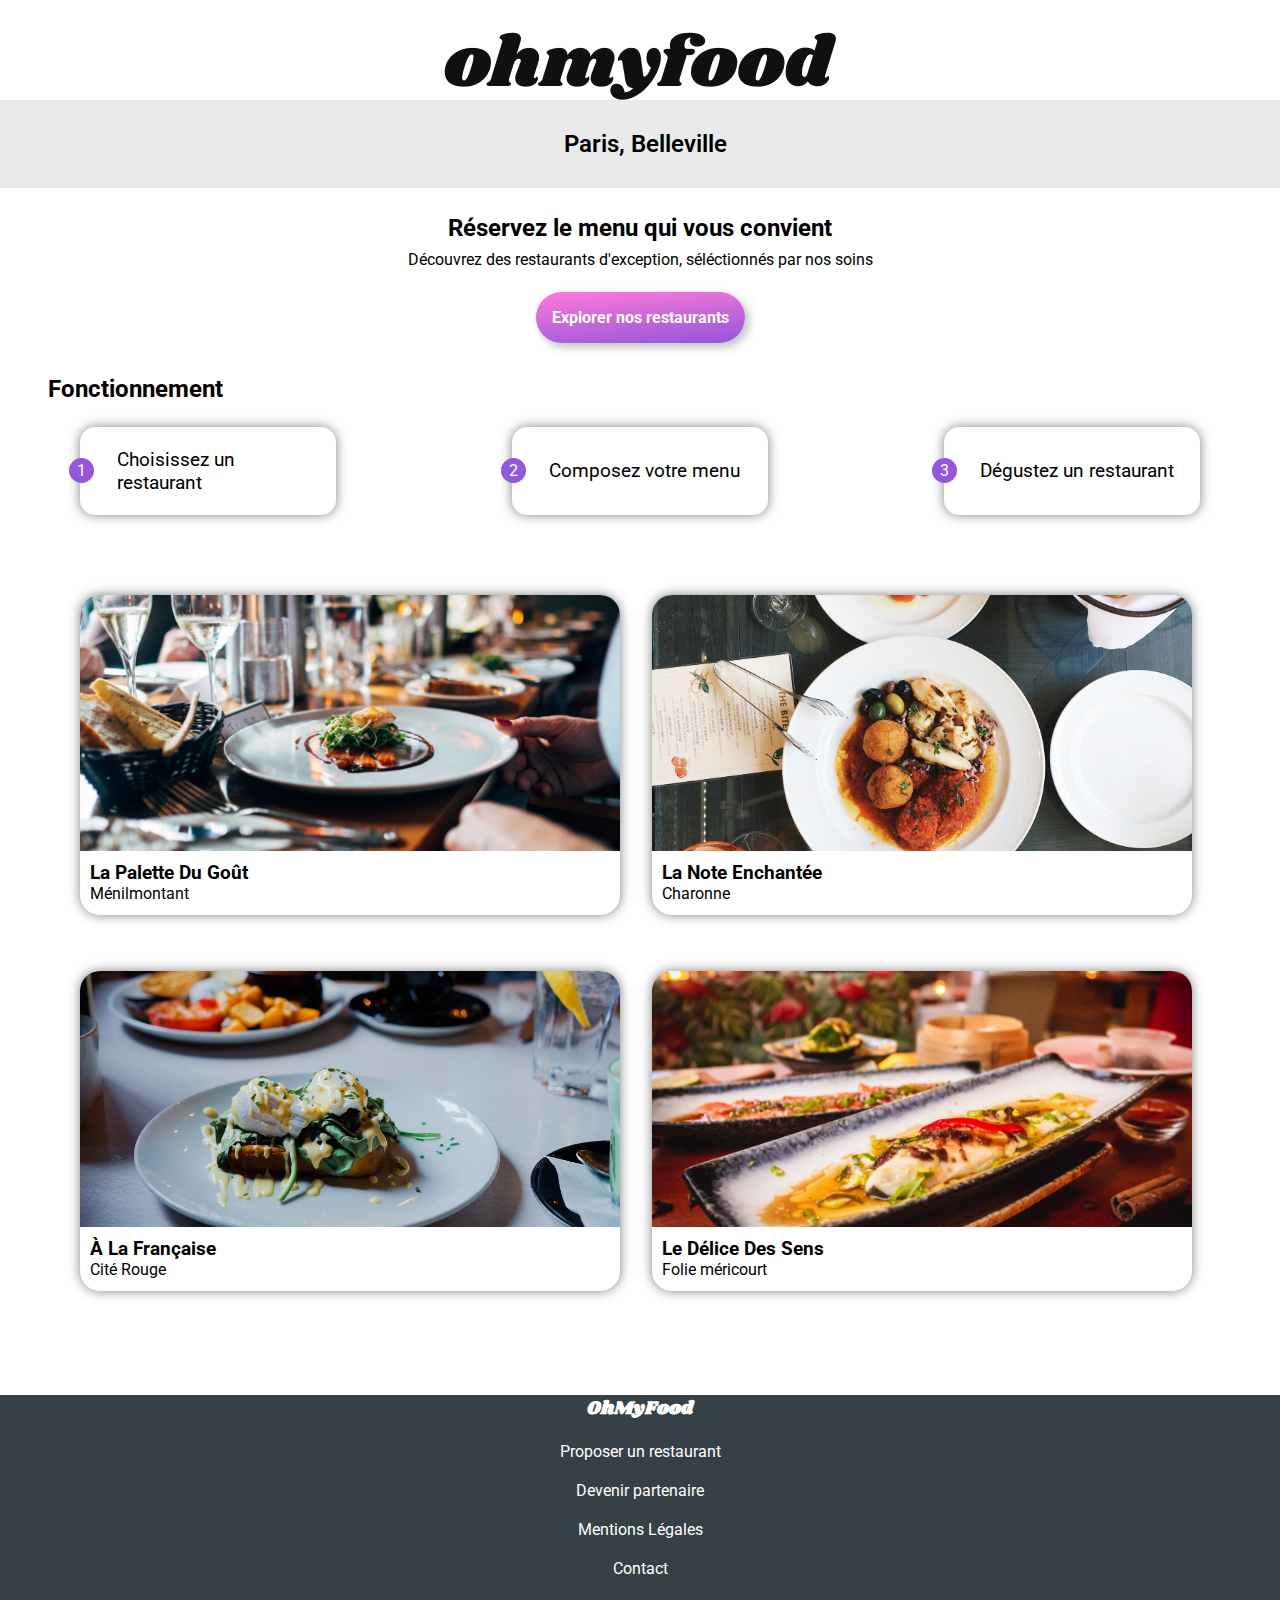
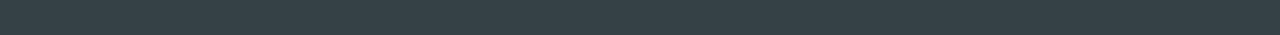
<file: index.html>
<!DOCTYPE html>
<html lang="en">
<head>
    <meta charset="UTF-8">
    <meta http-equiv="X-UA-Compatible" content="IE=edge">
    <meta name="viewport" content="width=device-width, initial-scale=1.0">
    <link rel="stylesheet" href="https://cdnjs.cloudflare.com/ajax/libs/font-awesome/6.3.0/css/all.min.css" integrity="sha512-SzlrxWUlpfuzQ+pcUCosxcglQRNAq/DZjVsC0lE40xsADsfeQoEypE+enwcOiGjk/bSuGGKHEyjSoQ1zVisanQ==" crossorigin="anonymous" referrerpolicy="no-referrer">
    <link rel="preconnect" href="https://fonts.googleapis.com">
    <link rel="preconnect" href="https://fonts.gstatic.com" crossorigin>
    <link rel="preconnect" href="https://fonts.googleapis.com">
    <link rel="preconnect" href="https://fonts.gstatic.com" crossorigin>
    <link href="https://fonts.googleapis.com/css2?family=Shrikhand&display=swap" rel="stylesheet">
    <link href="https://fonts.googleapis.com/css2?family=Roboto&display=swap" rel="stylesheet">
    <link rel="stylesheet" href="style.css">
    <title>OhMyFood</title>
</head>
<body>
    <div class="loader">
        <div class="loaderspinner loaderspinner--hidden"></div>
    </div>
    <header>
        <div class="header__logo">
            <img src="image/logo.png" alt="logo" class="header__logo__element">
        </div>
        <div class="location">
            <i class="fa-solid fa-location-dot"></i>
            <span class="location__city"> Paris, Belleville</span>
        </div>
        <div class="explorer">
            <div class="explorer__element">
                <div class="explorer__element__text">
                    <h2 class="explorer__title">Réservez le menu qui vous convient</h2>
                    <p>Découvrez des restaurants d'exception, séléctionnés par nos soins</p>
                </div>
                <!--JE VEUX QUE CA DESCENDE<a href="restaurants">-->
                <div class="explorer__element__btn">
                    <a href="#restaurants" class="explorer__button">Explorer nos restaurants</a>
                </div>
                <!--</a>-->
            </div>
        </div>
    </header>
    <main>
        <section class="functionality">
            <h2 class="functionality__title">Fonctionnement</h2>
            <div class="functionality__block">
                <div class="functionality__block__option">
                    <span>1</span>
                    <i class="fas fa-mobile-alt"></i>
                    <p>Choisissez un restaurant</p>
                </div>
                <div class="functionality__block__option">
                    <span>2</span>
                    <i class="fas fa-list"></i>
                    <p>Composez votre menu</p>
                </div>
                <div class="functionality__block__option">
                    <span>3</span>
                    <i class="fas fa-store"></i>
                    <p>Dégustez un restaurant</p>
                </div>
            </div>
        </section>
        <section class="restaurants" id="restaurants">
            <div class="restaurants__card">
                <div class="restaurants__card__element">
                    <a href="LaPaletteDuGoût.html">
                        <div class="card__image">
                            <img class="card__img" src="image/restaurant/lpdg.jpg" alt="Restaurant Ménilmontant">
                        </div>
                        <div class="card__caption">
                            <div class="card__caption__text">
                                <h3>La Palette Du Goût</h3>
                                <p>Ménilmontant</p>
                            </div>
                            <div class="card__caption__like">
                                    <i class="far fa-heart empty"></i>
                                    <i class="far fa-heart fa-solid full"></i>
                            </div>
                        </div>
                    </a>
                </div>
                <div class="restaurants__card__element">
                    <a href="LaNoteEnchantée.html">
                        <div class="card__image">
                            <img class="card__img" src="image/restaurant/lne.jpg" alt="Restaurant Ménilmontant">
                        </div>
                        <div class="card__caption">
                            <div class="card__caption__text">
                                <h3>La Note Enchantée</h3>
                                <p>Charonne</p>
                            </div>
                            <div class="card__caption__like">
                                    <i class="far fa-heart empty"></i>
                                    <i class="far fa-heart fa-solid full"></i>
                            </div>
                        </div>
                    </a>
                </div>
                <div class="restaurants__card__element">
                    <a href="ALaFrançaise.html">
                        <div class="card__image">
                            <img class="card__img" src="image/restaurant/alfr.jpg" alt="Restaurant Ménilmontant">
                        </div>
                        <div class="card__caption">
                            <div class="card__caption__text">
                                <h3>À La Française</h3>
                                <p>Cité Rouge</p>
                            </div>
                            <div class="card__caption__like">
                                    <i class="far fa-heart empty"></i>
                                    <i class="far fa-heart fa-solid full"></i>
                            </div>
                        </div>
                    </a>
                </div>
                <div class="restaurants__card__element">
                    <a href="LeDéliceDesSens.html">
                        <div class="card__image">
                            <img class="card__img" src="image/restaurant/ldds.jpg" alt="Restaurant Ménilmontant">
                        </div>
                        <div class="card__caption">
                            <div class="card__capption__text">
                                <h3>Le Délice Des Sens</h3>
                                <p>Folie méricourt</p>                                
                            </div>
                            <div class="card__caption__like">
                                <span class="heart">
                                    <i class="far fa-heart empty"></i>
                                    <i class="far fa-heart fa-solid full"></i>     
                                </span>
                            </div>
                        </div>
                    </a>
                </div>
            </div>
        </section>
    </main>
    <footer>
        <section class="footer">
            <div class="footer__element">
                <h3 class="footer__element__title">OhMyFood</h3>
                <div class="footer__ul">
                    <div class="footer__li"><i class="fas fa-utensils"></i>  Proposer un restaurant</div>
                    <div class="footer__li"><i class="fas fa-hands-helping"></i>  Devenir partenaire</div>
                    <div class="footer__li">Mentions Légales</div>
                    <div class="footer__li">Contact</div>
                </div>
            </div>
        </section>
    </footer>
</body>
</html>
</file>
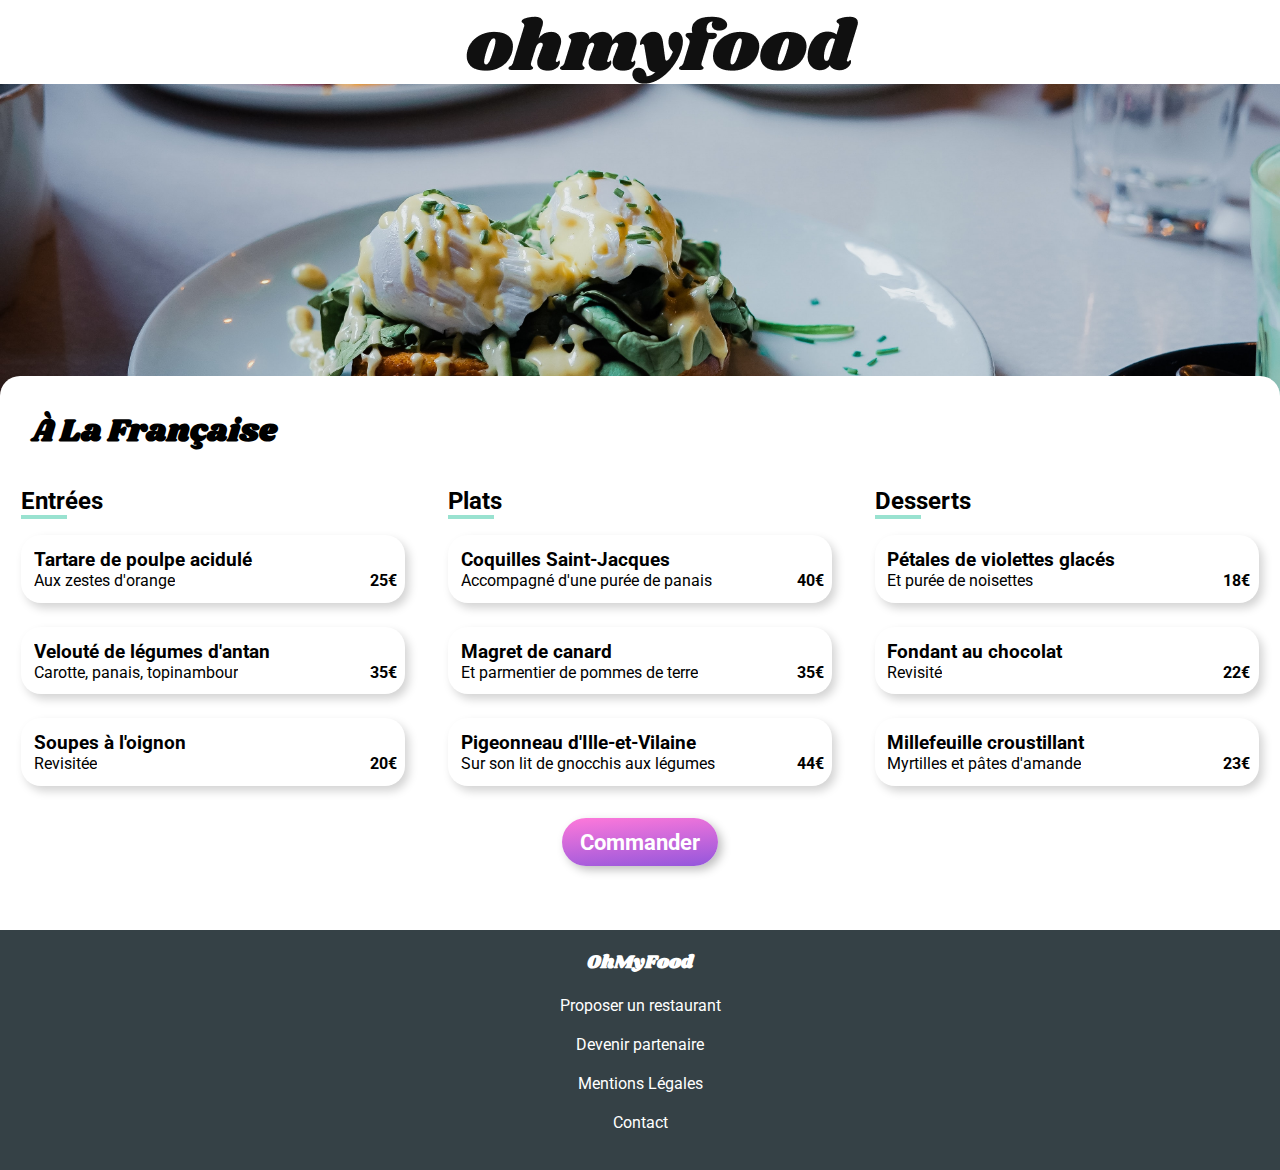
<file: ALaFrançaise.html>
<!DOCTYPE html>
<html lang="en">
<head>
    <meta charset="UTF-8">
    <meta http-equiv="X-UA-Compatible" content="IE=edge">
    <meta name="viewport" content="width=device-width, initial-scale=1.0">
    <link rel="stylesheet" href="https://cdnjs.cloudflare.com/ajax/libs/font-awesome/6.3.0/css/all.min.css" integrity="sha512-SzlrxWUlpfuzQ+pcUCosxcglQRNAq/DZjVsC0lE40xsADsfeQoEypE+enwcOiGjk/bSuGGKHEyjSoQ1zVisanQ==" crossorigin="anonymous" referrerpolicy="no-referrer">
    <link rel="preconnect" href="https://fonts.googleapis.com">
    <link rel="preconnect" href="https://fonts.gstatic.com" crossorigin>
    <link rel="preconnect" href="https://fonts.googleapis.com">
    <link rel="preconnect" href="https://fonts.gstatic.com" crossorigin>
    <link href="https://fonts.googleapis.com/css2?family=Shrikhand&display=swap" rel="stylesheet">
    <link href="https://fonts.googleapis.com/css2?family=Roboto&display=swap" rel="stylesheet">
    <link rel="stylesheet" href="ALaFrançaise.css">
    <title>A La Française</title>
</head>
<body>
    <header>
        <div class="header__logo">
            <div class="header__logo__element">
                <a href="index.html">
                    <i class='fas fa-arrow-left arrow'></i>
                </a>
                <img src="image/logo.png" alt="logo">
            </div>
        </div>
        <div class="header__background">
            <img src="image/restaurant/alfr.jpg" class="header__background__img" alt="restaurant à la française">
        </div>
    </header>
    <main>
        <section class="bigheader">
            <div class="bigheader__element">
                <h1> À La Française </h1>
                <div class="bigheader__btn">
                    <i class="far fa-heart empty"></i>
                    <i class="far fa-heart fa-solid full"></i>
                </div>
            </div>
        </section>
        <section class="menu">
 <!-- !!!!!!!!!!!!!!!!!! DIV DES ENTREE !!!!!!!!!!!!!!!!!!!!!-->
            <div class="menu__carte">
                <div class="menu__carte__title">
                    <h2>Entrées</h2>
                    <div class="carte__title__underline"></div>
                </div>
                <div class="menu__carte__element one">
                        <div class="card">
                            <div class="card__description">
                                <h4>Tartare de poulpe acidulé</h4>
                                <div class="card__description__element">
                                    <p class="card__description__element__composant">Aux zestes d'orange</p>
                                    <span class="card__description__element__price">25€</span>
                                </div>
                            </div>
                            <div class="card__check">
                                <i class="fas fa-check-circle"></i>
                            </div>
                        </div>
                        <div class="card">
                            <div class="card__description">
                                <h4>Velouté de légumes d'antan</h4>
                                <div class="card__description__element">
                                    <p class="card__description__element__composant">Carotte, panais, topinambour</p>
                                    <span class="card__description__element__price">35€</span>
                                </div>
                            </div>
                            <div class="card__check">
                                <i class="fas fa-check-circle"></i>
                            </div>
                        </div>
                        <div class="card">
                            <div class="card__description">
                                <h4>Soupes à l'oignon</h4>
                                <div class="card__description__element">
                                    <p class="card__description__element__composant">Revisitée</p>
                                    <span class="card__description__element__price">20€</span>
                                </div>
                            </div>
                            <div class="card__check">
                                <i class="fas fa-check-circle"></i>
                            </div>
                        </div>
                </div>
            </div>
   <!-- !!!!!!!!!!!!!!!!!! DIV DES PLATS !!!!!!!!!!!!!!!!!!!!!-->
            <div class="menu__carte">
                <div class="menu__carte__title">
                    <h2>Plats</h2>
                    <div class="carte__title__underline"></div>
                </div>
                <div class="menu__carte__element two">
                    <div class="card">
                        <div class="card__description">
                            <h4>Coquilles Saint-Jacques</h4>
                            <div class="card__description__element">
                                <p class="card__description__element__composant">Accompagné d'une purée de panais</p>
                                <span class="card__description__element__price">40€</span>
                            </div>
                        </div>
                        <div class="card__check">
                            <i class="fas fa-check-circle"></i>
                        </div>
                    </div>
                    <div class="card">
                        <div class="card__description">
                            <h4>Magret de canard</h4>
                            <div class="card__description__element">
                                <p class="card__description__element__composant">Et parmentier de pommes de terre</p>
                                <span class="card__description__element__price">35€</span>
                            </div>
                        </div>
                        <div class="card__check">
                            <i class="fas fa-check-circle"></i>
                        </div>
                    </div>
                    <div class="card">
                        <div class="card__description">
                            <h4>Pigeonneau d'Ille-et-Vilaine</h4>
                            <div class="card__description__element">
                                <p class="card__description__element__composant">Sur son lit de gnocchis aux légumes</p>
                                <span class="card__description__element__price">44€</span>
                            </div>
                        </div>
                        <div class="card__check">
                            <i class="fas fa-check-circle"></i>
                        </div>
                    </div>
                </div>
            </div>
   <!-- !!!!!!!!!!!!!!!!!! DIV DES DESSERTS !!!!!!!!!!!!!!!!!!!!!-->
            <div class="menu__carte">
                <div class="menu__carte__title">
                    <h2>Desserts</h2>
                    <div class="carte__title__underline"></div>
                </div>
                <div class="menu__carte__element three">
                    <div class="card">
                        <div class="card__description">
                            <h4>Pétales de violettes glacés</h4>
                            <div class="card__description__element">
                                <p class="card__description__element__composant">Et purée de noisettes</p>
                                <span class="card__description__element__price">18€</span>
                            </div>
                        </div>
                        <div class="card__check">
                            <i class="fas fa-check-circle"></i>
                        </div>
                    </div>
                    <div class="card">
                        <div class="card__description">
                            <h4>Fondant au chocolat</h4>
                            <div class="card__description__element">
                                <p class="card__description__element__composant">Revisité</p>
                                <span class="card__description__element__price">22€</span>
                            </div>
                        </div>
                        <div class="card__check">
                            <i class="fas fa-check-circle"></i>
                        </div>
                    </div>
                    <div class="card">
                        <div class="card__description">
                            <h4>Millefeuille croustillant</h4>
                            <div class="card__description__element">
                                <p class="card__description__element__composant">Myrtilles et pâtes d'amande</p>
                                <span class="card__description__element__price">23€</span>
                            </div>
                        </div>
                        <div class="card__check">
                            <i class="fas fa-check-circle"></i>
                        </div>
                    </div>
                </div>
            </div>
        </section>
        <section class="menu__btn">
            <div class="menu__button">Commander</div>
        </section>
    </main>
    <footer>
        <section class="footer">
            <div class="footer__element">
                <h3 class="footer__element__title">OhMyFood</h3>
                <div class="footer__ul">
                    <div class="footer__li"><i class="fas fa-utensils"></i>  Proposer un restaurant</div>
                    <div class="footer__li"><i class="fas fa-hands-helping"></i>  Devenir partenaire</div>
                    <div class="footer__li">Mentions Légales</div>
                    <div class="footer__li">Contact</div>
                </div>
            </div>
        </section>
    </footer>
</body>
</file>
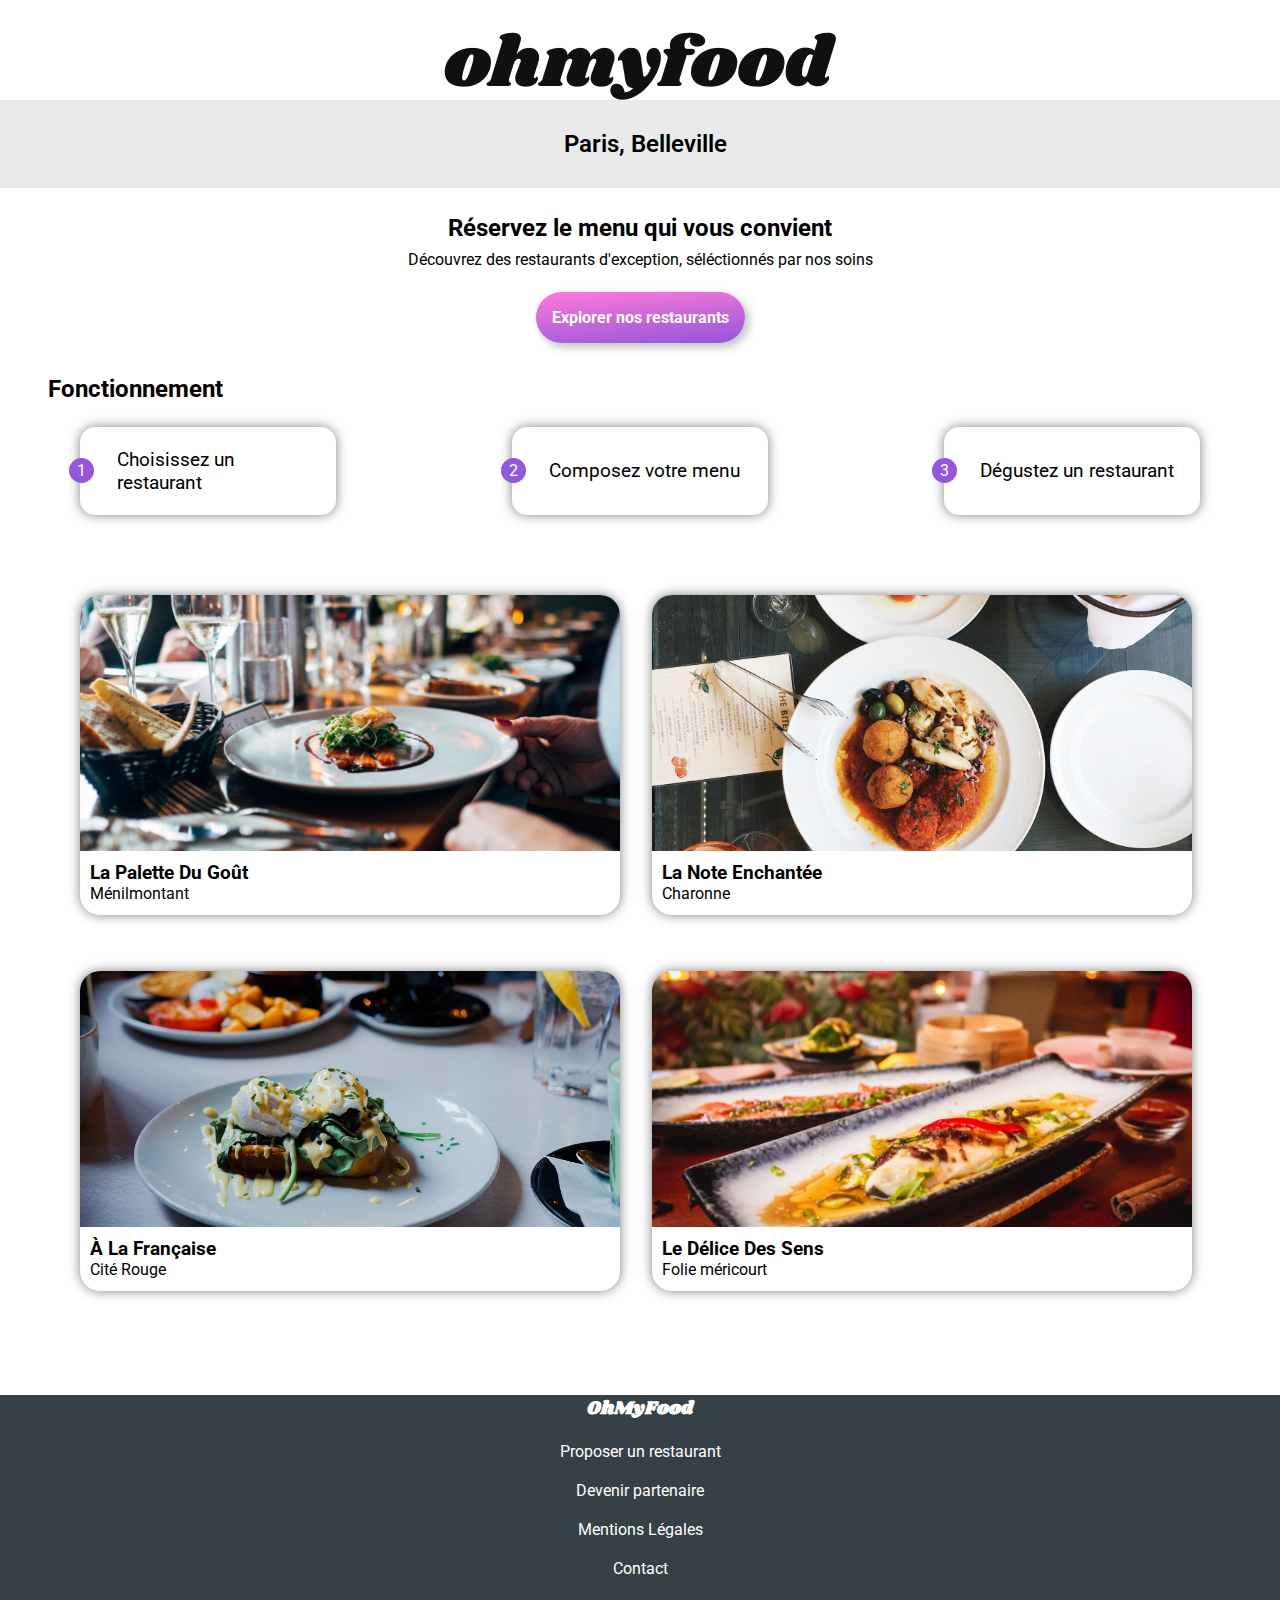
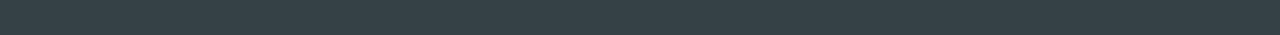
<file: Home.html>
<!DOCTYPE html>
<html lang="en">
<head>
    <meta charset="UTF-8">
    <meta http-equiv="X-UA-Compatible" content="IE=edge">
    <meta name="viewport" content="width=device-width, initial-scale=1.0">
    <link rel="stylesheet" href="https://cdnjs.cloudflare.com/ajax/libs/font-awesome/6.3.0/css/all.min.css" integrity="sha512-SzlrxWUlpfuzQ+pcUCosxcglQRNAq/DZjVsC0lE40xsADsfeQoEypE+enwcOiGjk/bSuGGKHEyjSoQ1zVisanQ==" crossorigin="anonymous" referrerpolicy="no-referrer">
    <link rel="preconnect" href="https://fonts.googleapis.com">
    <link rel="preconnect" href="https://fonts.gstatic.com" crossorigin>
    <link rel="preconnect" href="https://fonts.googleapis.com">
    <link rel="preconnect" href="https://fonts.gstatic.com" crossorigin>
    <link href="https://fonts.googleapis.com/css2?family=Shrikhand&display=swap" rel="stylesheet">
    <link href="https://fonts.googleapis.com/css2?family=Roboto&display=swap" rel="stylesheet">
    <link rel="stylesheet" href="Home.css">
    <title>OhMyFood</title>
</head>
<body>
    <div class="loader">
        <div class="loaderspinner loaderspinner--hidden"></div>
    </div>
    <header>
        <div class="header__logo">
            <img src="image/logo.png" alt="logo" class="header__logo__element">
        </div>
        <div class="location">
            <i class="fa-solid fa-location-dot"></i>
            <span class="location__city"> Paris, Belleville</span>
        </div>
        <div class="explorer">
            <div class="explorer__element">
                <div class="explorer__element__text">
                    <h2 class="explorer__title">Réservez le menu qui vous convient</h2>
                    <p>Découvrez des restaurants d'exception, séléctionnés par nos soins</p>
                </div>
                <!--JE VEUX QUE CA DESCENDE<a href="restaurants">-->
                <div class="explorer__element__btn">
                    <a class="explorer__button">Explorer nos restaurants</a>
                </div>
                <!--</a>-->
            </div>
        </div>
    </header>
    <main>
        <section class="functionality">
            <h2 class="functionality__title">Fonctionnement</h2>
            <div class="functionality__block">
                <div class="functionality__block__option">
                    <span>1</span>
                    <i class="fas fa-mobile-alt"></i>
                    <p>Choisissez un restaurant</p>
                </div>
                <div class="functionality__block__option">
                    <span>2</span>
                    <i class="fas fa-list"></i>
                    <p>Composez votre menu</p>
                </div>
                <div class="functionality__block__option">
                    <span>3</span>
                    <i class="fas fa-store"></i>
                    <p>Dégustez un restaurant</p>
                </div>
            </div>
        </section>
        <section class="restaurants">
            <div class="restaurants__card">
                <div class="restaurants__card__element">
                    <a href="LaPaletteDuGoût.html">
                        <div class="card__image">
                            <img class="card__img" src="image/restaurant/lpdg.jpg" alt="Restaurant Ménilmontant">
                        </div>
                        <div class="card__caption">
                            <div class="card__caption__text">
                                <h3>La Palette Du Goût</h3>
                                <p>Ménilmontant</p>
                            </div>
                            <div class="card__caption__like">
                                    <i class="far fa-heart empty"></i>
                                    <i class="far fa-heart fa-solid full"></i>
                            </div>
                        </div>
                    </a>
                </div>
                <div class="restaurants__card__element">
                    <a href="LaNoteEnchantée.html">
                        <div class="card__image">
                            <img class="card__img" src="image/restaurant/lne.jpg" alt="Restaurant Ménilmontant">
                        </div>
                        <div class="card__caption">
                            <div class="card__caption__text">
                                <h3>La Note Enchantée</h3>
                                <p>Charonne</p>
                            </div>
                            <div class="card__caption__like">
                                    <i class="far fa-heart empty"></i>
                                    <i class="far fa-heart fa-solid full"></i>
                            </div>
                        </div>
                    </a>
                </div>
                <div class="restaurants__card__element">
                    <a href="ALaFrançaise.html">
                        <div class="card__image">
                            <img class="card__img" src="image/restaurant/alfr.jpg" alt="Restaurant Ménilmontant">
                        </div>
                        <div class="card__caption">
                            <div class="card__caption__text">
                                <h3>À La Française</h3>
                                <p>Cité Rouge</p>
                            </div>
                            <div class="card__caption__like">
                                    <i class="far fa-heart empty"></i>
                                    <i class="far fa-heart fa-solid full"></i>
                            </div>
                        </div>
                    </a>
                </div>
                <div class="restaurants__card__element">
                    <a href="LeDéliceDesSens.html">
                        <div class="card__image">
                            <img class="card__img" src="image/restaurant/ldds.jpg" alt="Restaurant Ménilmontant">
                        </div>
                        <div class="card__caption">
                            <div class="card__capption__text">
                                <h3>Le Délice Des Sens</h3>
                                <p>Folie méricourt</p>                                
                            </div>
                            <div class="card__caption__like">
                                <span class="heart">
                                    <i class="far fa-heart empty"></i>
                                    <i class="far fa-heart fa-solid full"></i>     
                                </span>
                            </div>
                        </div>
                    </a>
                </div>
            </div>
        </section>
    </main>
    <footer>
        <section class="footer">
            <div class="footer__element">
                <h3 class="footer__element__title">OhMyFood</h3>
                <div class="footer__ul">
                    <div class="footer__li"><i class="fas fa-utensils"></i>  Proposer un restaurant</div>
                    <div class="footer__li"><i class="fas fa-hands-helping"></i>  Devenir partenaire</div>
                    <div class="footer__li">Mentions Légales</div>
                    <div class="footer__li">Contact</div>
                </div>
            </div>
    </footer>
</body>
</html>
</file>
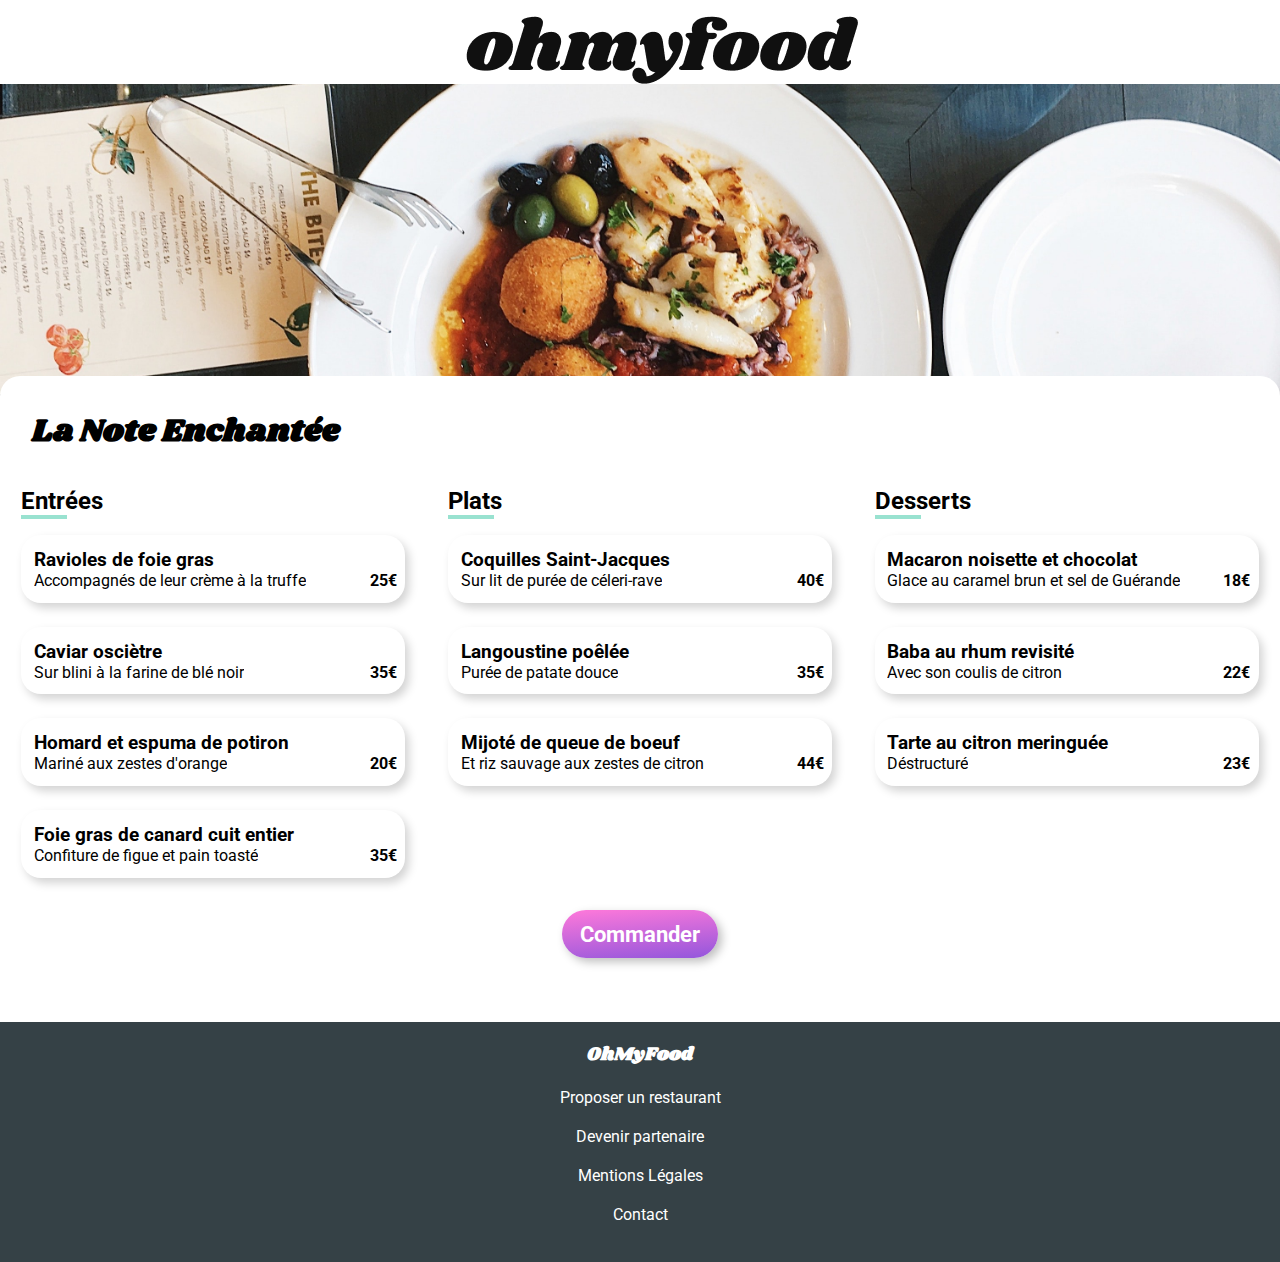
<file: LaNoteEnchantée.html>
<!DOCTYPE html>
<html lang="en">
<head>
    <meta charset="UTF-8">
    <meta http-equiv="X-UA-Compatible" content="IE=edge">
    <meta name="viewport" content="width=device-width, initial-scale=1.0">
    <link rel="stylesheet" href="https://cdnjs.cloudflare.com/ajax/libs/font-awesome/6.3.0/css/all.min.css" integrity="sha512-SzlrxWUlpfuzQ+pcUCosxcglQRNAq/DZjVsC0lE40xsADsfeQoEypE+enwcOiGjk/bSuGGKHEyjSoQ1zVisanQ==" crossorigin="anonymous" referrerpolicy="no-referrer">
    <link rel="preconnect" href="https://fonts.googleapis.com">
    <link rel="preconnect" href="https://fonts.gstatic.com" crossorigin>
    <link rel="preconnect" href="https://fonts.googleapis.com">
    <link rel="preconnect" href="https://fonts.gstatic.com" crossorigin>
    <link href="https://fonts.googleapis.com/css2?family=Shrikhand&display=swap" rel="stylesheet">
    <link href="https://fonts.googleapis.com/css2?family=Roboto&display=swap" rel="stylesheet">
    <link rel="stylesheet" href="LaNoteEnchantée.css">
    <title>La Note Enchantée</title>
</head>
<body>
    <header>
        <div class="header__logo">
            <div class="header__logo__element">
                <a href="index.html">
                    <i class='fas fa-arrow-left arrow'></i>
                </a>
                <img src="image/logo.png" alt="logo">
            </div>
        </div>
        <div class="header__background">
            <img src="image/restaurant/lne.jpg" class="header__background__img" alt="restaurant La Note Enchantée">
        </div>
    </header>
    <main>
        <section class="bigheader">
            <div class="bigheader__element">
                <h1> La Note Enchantée </h1>
                <div class="bigheader__btn">
                    <i class="far fa-heart empty"></i>
                    <i class="far fa-heart fa-solid full"></i>
                </div>
            </div>
        </section>
        <section class="menu">
 <!-- !!!!!!!!!!!!!!!!!! DIV DES ENTREE !!!!!!!!!!!!!!!!!!!!!-->
            <div class="menu__carte">
                <div class="menu__carte__title">
                    <h2>Entrées</h2>
                    <div class="carte__title__underline"></div>
                </div>
                <div class="menu__carte__element one">
                        <div class="card">
                            <div class="card__description">
                                <h4>Ravioles de foie gras</h4>
                                <div class="card__description__element">
                                    <p class="card__description__element__composant">Accompagnés de leur crème à la truffe</p>
                                    <span class="card__description__element__price">25€</span>
                                </div>
                            </div>
                            <div class="card__check">
                                <i class="fas fa-check-circle"></i>
                            </div>
                        </div>
                        <div class="card">
                            <div class="card__description">
                                <h4>Caviar osciètre</h4>
                                <div class="card__description__element">
                                    <p class="card__description__element__composant">Sur blini à la farine de blé noir</p>
                                    <span class="card__description__element__price">35€</span>
                                </div>
                            </div>
                            <div class="card__check">
                                <i class="fas fa-check-circle"></i>
                            </div>
                        </div>
                        <div class="card">
                            <div class="card__description">
                                <h4>Homard et espuma de potiron </h4>
                                <div class="card__description__element">
                                    <p class="card__description__element__composant">Mariné aux zestes d'orange</p>
                                    <span class="card__description__element__price">20€</span>
                                </div>
                            </div>
                            <div class="card__check">
                                <i class="fas fa-check-circle"></i>
                            </div>
                        </div>
                        <div class="card">
                            <div class="card__description">
                                <h4>Foie gras de canard cuit entier</h4>
                                <div class="card__description__element">
                                    <p class="card__description__element__composant">Confiture de figue et pain toasté</p>
                                    <span class="card__description__element__price">35€</span>
                                </div>
                            </div>
                            <div class="card__check">
                                <i class="fas fa-check-circle"></i>
                            </div>
                        </div>
                </div>
            </div>
   <!-- !!!!!!!!!!!!!!!!!! DIV DES PLATS !!!!!!!!!!!!!!!!!!!!!-->
            <div class="menu__carte">
                <div class="menu__carte__title">
                    <h2>Plats</h2>
                    <div class="carte__title__underline"></div>
                </div>
                <div class="menu__carte__element two">
                    <div class="card">
                        <div class="card__description">
                            <h4>Coquilles Saint-Jacques</h4>
                            <div class="card__description__element">
                                <p class="card__description__element__composant">Sur lit de purée de céleri-rave</p>
                                <span class="card__description__element__price">40€</span>
                            </div>
                        </div>
                        <div class="card__check">
                            <i class="fas fa-check-circle"></i>
                        </div>
                    </div>
                    <div class="card">
                        <div class="card__description">
                            <h4>Langoustine poêlée</h4>
                            <div class="card__description__element">
                                <p class="card__description__element__composant">Purée de patate douce</p>
                                <span class="card__description__element__price">35€</span>
                            </div>
                        </div>
                        <div class="card__check">
                            <i class="fas fa-check-circle"></i>
                        </div>
                    </div>
                    <div class="card">
                        <div class="card__description">
                            <h4>Mijoté de queue de boeuf</h4>
                            <div class="card__description__element">
                                <p class="card__description__element__composant">Et riz sauvage aux zestes de citron</p>
                                <span class="card__description__element__price">44€</span>
                            </div>
                        </div>
                        <div class="card__check">
                            <i class="fas fa-check-circle"></i>
                        </div>
                    </div>
                </div>
            </div>
   <!-- !!!!!!!!!!!!!!!!!! DIV DES DESSERTS !!!!!!!!!!!!!!!!!!!!!-->
            <div class="menu__carte">
                <div class="menu__carte__title">
                    <h2>Desserts</h2>
                    <div class="carte__title__underline"></div>
                </div>
                <div class="menu__carte__element three">
                    <div class="card">
                        <div class="card__description">
                            <h4>Macaron noisette et chocolat</h4>
                            <div class="card__description__element">
                                <p class="card__description__element__composant">Glace au caramel brun et sel de Guérande</p>
                                <span class="card__description__element__price">18€</span>
                            </div>
                        </div>
                        <div class="card__check">
                            <i class="fas fa-check-circle"></i>
                        </div>
                    </div>
                    <div class="card">
                        <div class="card__description">
                            <h4>Baba au rhum revisité</h4>
                            <div class="card__description__element">
                                <p class="card__description__element__composant">Avec son coulis de citron</p>
                                <span class="card__description__element__price">22€</span>
                            </div>
                        </div>
                        <div class="card__check">
                            <i class="fas fa-check-circle"></i>
                        </div>
                    </div>
                    <div class="card">
                        <div class="card__description">
                            <h4>Tarte au citron meringuée</h4>
                            <div class="card__description__element">
                                <p class="card__description__element__composant">Déstructuré</p>
                                <span class="card__description__element__price">23€</span>
                            </div>
                        </div>
                        <div class="card__check">
                            <i class="fas fa-check-circle"></i>
                        </div>
                    </div>
                </div>
            </div>
        </section>
        <section class="menu__btn">
            <a class="menu__button">Commander</a>
        </section>
    </main>
    <footer>
        <section class="footer">
            <div class="footer__element">
                <h3 class="footer__element__title">OhMyFood</h3>
                <div class="footer__ul">
                    <div class="footer__li"><i class="fas fa-utensils"></i>  Proposer un restaurant</div>
                    <div class="footer__li"><i class="fas fa-hands-helping"></i>  Devenir partenaire</div>
                    <div class="footer__li">Mentions Légales</div>
                    <div class="footer__li">Contact</div>
                </div>
            </div>
        </section>
    </footer>
</body>
</file>
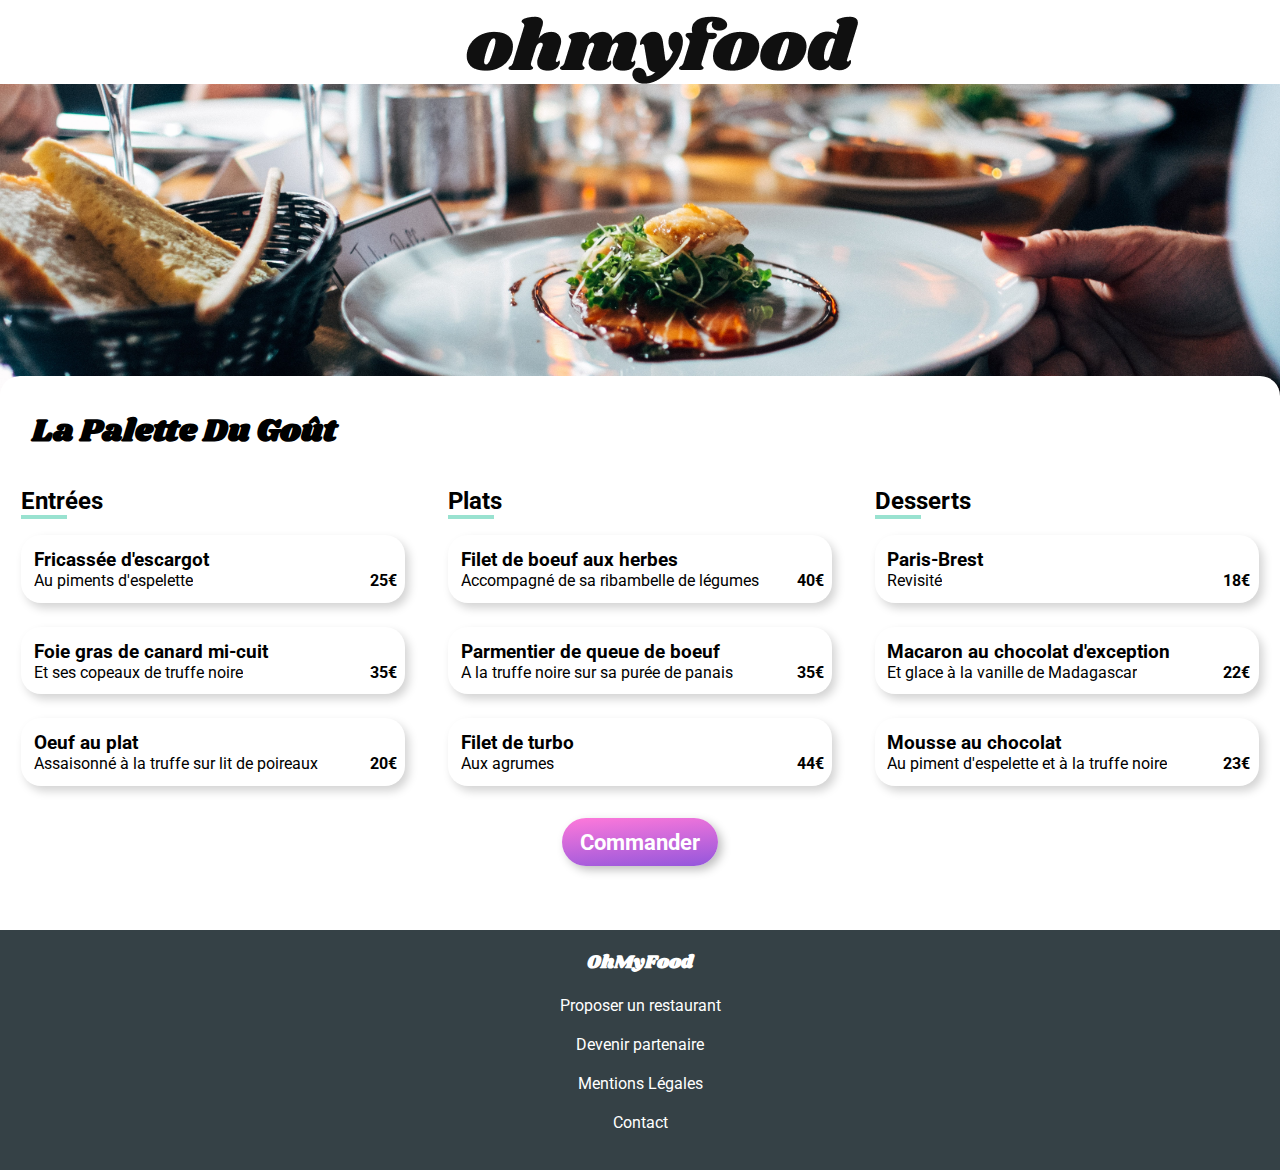
<file: LaPaletteDuGoût.html>
<!DOCTYPE html>
<html lang="en">
<head>
    <meta charset="UTF-8">
    <meta http-equiv="X-UA-Compatible" content="IE=edge">
    <meta name="viewport" content="width=device-width, initial-scale=1.0">
    <link rel="stylesheet" href="https://cdnjs.cloudflare.com/ajax/libs/font-awesome/6.3.0/css/all.min.css" integrity="sha512-SzlrxWUlpfuzQ+pcUCosxcglQRNAq/DZjVsC0lE40xsADsfeQoEypE+enwcOiGjk/bSuGGKHEyjSoQ1zVisanQ==" crossorigin="anonymous" referrerpolicy="no-referrer">
    <link rel="preconnect" href="https://fonts.googleapis.com">
    <link rel="preconnect" href="https://fonts.gstatic.com" crossorigin>
    <link rel="preconnect" href="https://fonts.googleapis.com">
    <link rel="preconnect" href="https://fonts.gstatic.com" crossorigin>
    <link href="https://fonts.googleapis.com/css2?family=Shrikhand&display=swap" rel="stylesheet">
    <link href="https://fonts.googleapis.com/css2?family=Roboto&display=swap" rel="stylesheet">
    <link rel="stylesheet" href="LaPaletteDuGoût.css">
    <title>La Palette Du Goût</title>
</head>
<body>
    <header>
        <div class="header__logo">
            <div class="header__logo__element">
                <a href="index.html">
                    <i class='fas fa-arrow-left arrow'></i>
                </a>
                <img src="image/logo.png" alt="logo">
            </div>
        </div>
        <div class="header__background">
            <img src="image/restaurant/lpdg.jpg" class="header__background__img" alt="restaurant à la française">
        </div>
    </header>
    <main>
        <section class="bigheader">
            <div class="bigheader__element">
                <h1> La Palette Du Goût </h1>
                <div class="bigheader__btn">
                    <i class="far fa-heart empty"></i>
                    <i class="far fa-heart fa-solid full"></i>
                </div>
            </div>
        </section>
        <section class="menu">
 <!-- !!!!!!!!!!!!!!!!!! DIV DES ENTREE !!!!!!!!!!!!!!!!!!!!!-->
            <div class="menu__carte">
                <div class="menu__carte__title">
                    <h2>Entrées</h2>
                    <div class="carte__title__underline"></div>
                </div>
                <div class="menu__carte__element one">
                        <div class="card">
                            <div class="card__description">
                                <h4>Fricassée d'escargot</h4>
                                <div class="card__description__element">
                                    <p class="card__description__element__composant">Au piments d'espelette</p>
                                    <span class="card__description__element__price">25€</span>
                                </div>
                            </div>
                            <div class="card__check">
                                <i class="fas fa-check-circle"></i>
                            </div>
                        </div>
                        <div class="card">
                            <div class="card__description">
                                <h4>Foie gras de canard mi-cuit</h4>
                                <div class="card__description__element">
                                    <p class="card__description__element__composant">Et ses copeaux de truffe noire</p>
                                    <span class="card__description__element__price">35€</span>
                                </div>
                            </div>
                            <div class="card__check">
                                <i class="fas fa-check-circle"></i>
                            </div>
                        </div>
                        <div class="card">
                            <div class="card__description">
                                <h4>Oeuf au plat </h4>
                                <div class="card__description__element">
                                    <p class="card__description__element__composant">Assaisonné à la truffe sur lit de poireaux</p>
                                    <span class="card__description__element__price">20€</span>
                                </div>
                            </div>
                            <div class="card__check">
                                <i class="fas fa-check-circle"></i>
                            </div>
                        </div>
                </div>
            </div>
   <!-- !!!!!!!!!!!!!!!!!! DIV DES PLATS !!!!!!!!!!!!!!!!!!!!!-->
            <div class="menu__carte">
                <div class="menu__carte__title">
                    <h2>Plats</h2>
                    <div class="carte__title__underline"></div>
                </div>
                <div class="menu__carte__element two">
                    <div class="card">
                        <div class="card__description">
                            <h4>Filet de boeuf aux herbes</h4>
                            <div class="card__description__element">
                                <p class="card__description__element__composant">Accompagné de sa ribambelle de légumes</p>
                                <span class="card__description__element__price">40€</span>
                            </div>
                        </div>
                        <div class="card__check">
                            <i class="fas fa-check-circle"></i>
                        </div>
                    </div>
                    <div class="card">
                        <div class="card__description">
                            <h4>Parmentier de queue de boeuf</h4>
                            <div class="card__description__element">
                                <p class="card__description__element__composant">A la truffe noire sur sa purée de panais</p>
                                <span class="card__description__element__price">35€</span>
                            </div>
                        </div>
                        <div class="card__check">
                            <i class="fas fa-check-circle"></i>
                        </div>
                    </div>
                    <div class="card">
                        <div class="card__description">
                            <h4>Filet de turbo</h4>
                            <div class="card__description__element">
                                <p class="card__description__element__composant">Aux agrumes</p>
                                <span class="card__description__element__price">44€</span>
                            </div>
                        </div>
                        <div class="card__check">
                            <i class="fas fa-check-circle"></i>
                        </div>
                    </div>
                </div>
            </div>
   <!-- !!!!!!!!!!!!!!!!!! DIV DES DESSERTS !!!!!!!!!!!!!!!!!!!!!-->
            <div class="menu__carte">
                <div class="menu__carte__title">
                    <h2>Desserts</h2>
                    <div class="carte__title__underline"></div>
                </div>
                <div class="menu__carte__element three">
                    <div class="card">
                        <div class="card__description">
                            <h4>Paris-Brest</h4>
                            <div class="card__description__element">
                                <p class="card__description__element__composant">Revisité</p>
                                <span class="card__description__element__price">18€</span>
                            </div>
                        </div>
                        <div class="card__check">
                            <i class="fas fa-check-circle"></i>
                        </div>
                    </div>
                    <div class="card">
                        <div class="card__description">
                            <h4>Macaron au chocolat d'exception</h4>
                            <div class="card__description__element">
                                <p class="card__description__element__composant">Et glace à la vanille de Madagascar</p>
                                <span class="card__description__element__price">22€</span>
                            </div>
                        </div>
                        <div class="card__check">
                            <i class="fas fa-check-circle"></i>
                        </div>
                    </div>
                    <div class="card">
                        <div class="card__description">
                            <h4>Mousse au chocolat</h4>
                            <div class="card__description__element">
                                <p class="card__description__element__composant">Au piment d'espelette et à la truffe noire</p>
                                <span class="card__description__element__price">23€</span>
                            </div>
                        </div>
                        <div class="card__check">
                            <i class="fas fa-check-circle"></i>
                        </div>
                    </div>
                </div>
            </div>
        </section>
        <section class="menu__btn">
            <a class="menu__button">Commander</a>
        </section>
    </main>
    <footer>
        <section class="footer">
            <div class="footer__element">
                <h3 class="footer__element__title">OhMyFood</h3>
                <div class="footer__ul">
                    <div class="footer__li"><i class="fas fa-utensils"></i>  Proposer un restaurant</div>
                    <div class="footer__li"><i class="fas fa-hands-helping"></i>  Devenir partenaire</div>
                    <div class="footer__li">Mentions Légales</div>
                    <div class="footer__li">Contact</div>
                </div>
            </div>
        </section>
    </footer>
</body>
</file>
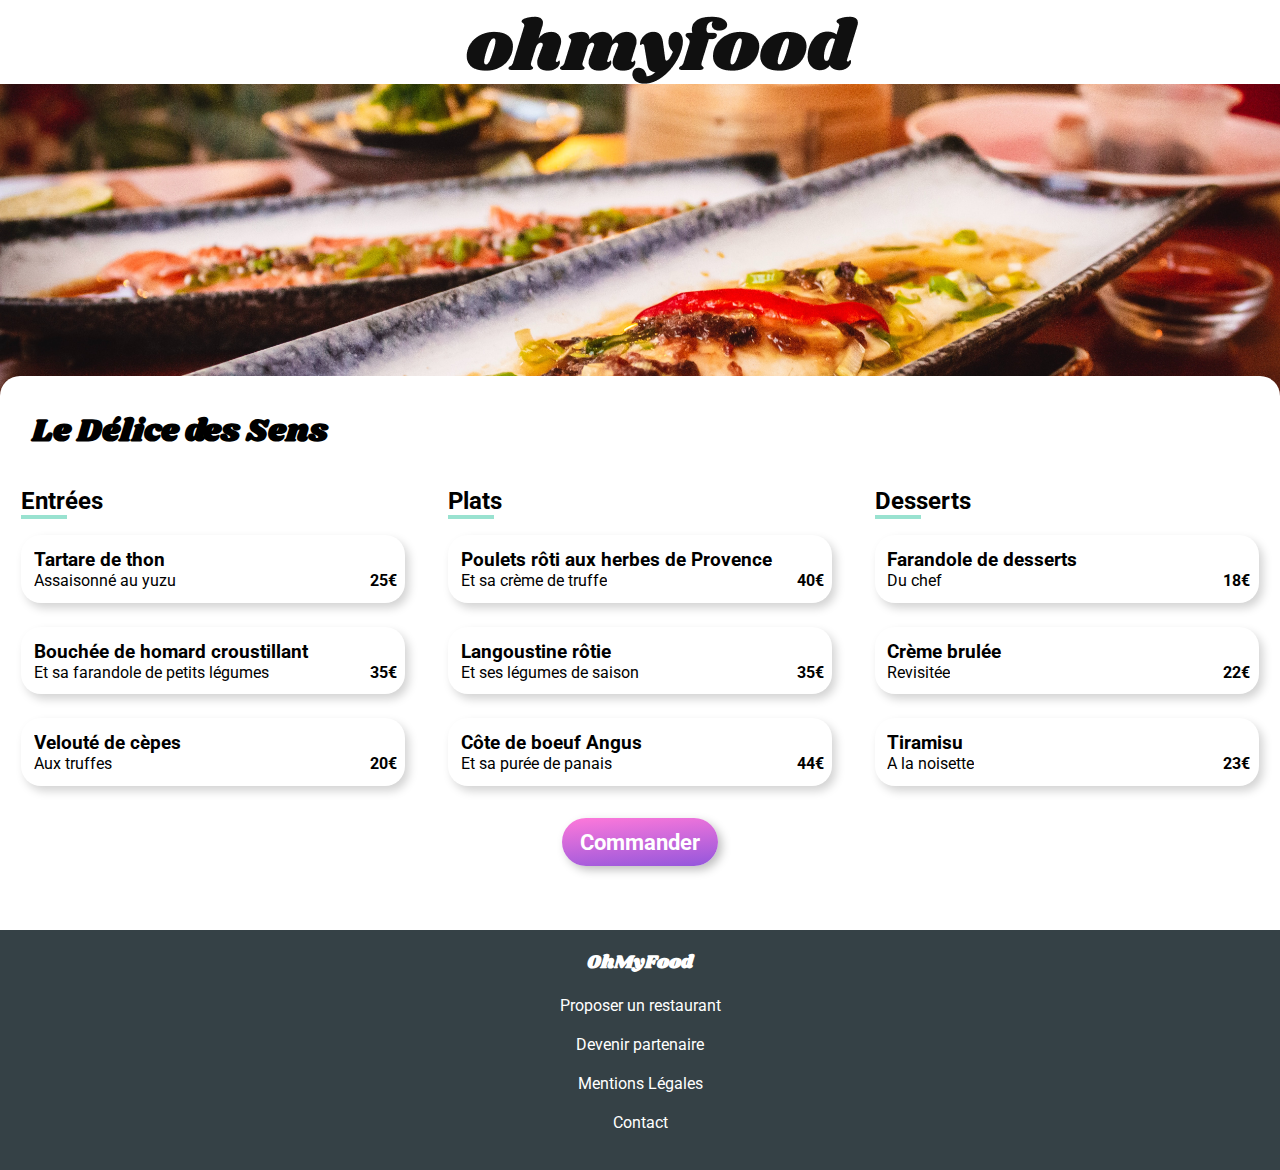
<file: LeDéliceDesSens.html>
<!DOCTYPE html>
<html lang="en">
<head>
    <meta charset="UTF-8">
    <meta http-equiv="X-UA-Compatible" content="IE=edge">
    <meta name="viewport" content="width=device-width, initial-scale=1.0">
    <link rel="stylesheet" href="https://cdnjs.cloudflare.com/ajax/libs/font-awesome/6.3.0/css/all.min.css" integrity="sha512-SzlrxWUlpfuzQ+pcUCosxcglQRNAq/DZjVsC0lE40xsADsfeQoEypE+enwcOiGjk/bSuGGKHEyjSoQ1zVisanQ==" crossorigin="anonymous" referrerpolicy="no-referrer">
    <link rel="preconnect" href="https://fonts.googleapis.com">
    <link rel="preconnect" href="https://fonts.gstatic.com" crossorigin>
    <link rel="preconnect" href="https://fonts.googleapis.com">
    <link rel="preconnect" href="https://fonts.gstatic.com" crossorigin>
    <link href="https://fonts.googleapis.com/css2?family=Shrikhand&display=swap" rel="stylesheet">
    <link href="https://fonts.googleapis.com/css2?family=Roboto&display=swap" rel="stylesheet">
    <link rel="stylesheet" href="LeDéliceDesSens.css">
    <title>Le Délice Des Sens</title>
</head>
<body>
    <header>
        <div class="header__logo">
            <div class="header__logo__element">
                <a href="index.html">
                    <i class='fas fa-arrow-left arrow'></i>
                </a>
                <img src="image/logo.png" alt="logo">
            </div>
        </div>
        <div class="header__background">
            <img src="image/restaurant/ldds.jpg" class="header__background__img" alt="restaurant La Note Enchantée">
        </div>
    </header>
    <main>
        <section class="bigheader">
            <div class="bigheader__element">
                <h1> Le Délice des Sens </h1>
                <div class="bigheader__btn">
                    <i class="far fa-heart empty"></i>
                    <i class="far fa-heart fa-solid full"></i>
                </div>
            </div>
        </section>
        <section class="menu">
 <!-- !!!!!!!!!!!!!!!!!! DIV DES ENTREE !!!!!!!!!!!!!!!!!!!!!-->
            <div class="menu__carte">
                <div class="menu__carte__title">
                    <h2>Entrées</h2>
                    <div class="carte__title__underline"></div>
                </div>
                <div class="menu__carte__element one">
                        <div class="card">
                            <div class="card__description">
                                <h4>Tartare de thon</h4>
                                <div class="card__description__element">
                                    <p class="card__description__element__composant">Assaisonné au yuzu</p>
                                    <span class="card__description__element__price">25€</span>
                                </div>
                            </div>
                            <div class="card__check">
                                <i class="fas fa-check-circle"></i>
                            </div>
                        </div>
                        <div class="card">
                            <div class="card__description">
                                <h4>Bouchée de homard croustillant</h4>
                                <div class="card__description__element">
                                    <p class="card__description__element__composant">Et sa farandole de petits légumes</p>
                                    <span class="card__description__element__price">35€</span>
                                </div>
                            </div>
                            <div class="card__check">
                                <i class="fas fa-check-circle"></i>
                            </div>
                        </div>
                        <div class="card">
                            <div class="card__description">
                                <h4>Velouté de cèpes</h4>
                                <div class="card__description__element">
                                    <p class="card__description__element__composant">Aux truffes</p>
                                    <span class="card__description__element__price">20€</span>
                                </div>
                            </div>
                            <div class="card__check">
                                <i class="fas fa-check-circle"></i>
                            </div>
                        </div>
                </div>
            </div>
   <!-- !!!!!!!!!!!!!!!!!! DIV DES PLATS !!!!!!!!!!!!!!!!!!!!!-->
            <div class="menu__carte">
                <div class="menu__carte__title">
                    <h2>Plats</h2>
                    <div class="carte__title__underline"></div>
                </div>
                <div class="menu__carte__element two">
                    <div class="card">
                        <div class="card__description">
                            <h4>Poulets rôti aux herbes de Provence</h4>
                            <div class="card__description__element">
                                <p class="card__description__element__composant">Et sa crème de truffe</p>
                                <span class="card__description__element__price">40€</span>
                            </div>
                        </div>
                        <div class="card__check">
                            <i class="fas fa-check-circle"></i>
                        </div>
                    </div>
                    <div class="card">
                        <div class="card__description">
                            <h4>Langoustine rôtie</h4>
                            <div class="card__description__element">
                                <p class="card__description__element__composant">Et ses légumes de saison</p>
                                <span class="card__description__element__price">35€</span>
                            </div>
                        </div>
                        <div class="card__check">
                            <i class="fas fa-check-circle"></i>
                        </div>
                    </div>
                    <div class="card">
                        <div class="card__description">
                            <h4>Côte de boeuf Angus</h4>
                            <div class="card__description__element">
                                <p class="card__description__element__composant">Et sa purée de panais</p>
                                <span class="card__description__element__price">44€</span>
                            </div>
                        </div>
                        <div class="card__check">
                            <i class="fas fa-check-circle"></i>
                        </div>
                    </div>
                </div>
            </div>
   <!-- !!!!!!!!!!!!!!!!!! DIV DES DESSERTS !!!!!!!!!!!!!!!!!!!!!-->
            <div class="menu__carte">
                <div class="menu__carte__title">
                    <h2>Desserts</h2>
                    <div class="carte__title__underline"></div>
                </div>
                <div class="menu__carte__element three">
                    <div class="card">
                        <div class="card__description">
                            <h4>Farandole de desserts</h4>
                            <div class="card__description__element">
                                <p class="card__description__element__composant">Du chef</p>
                                <span class="card__description__element__price">18€</span>
                            </div>
                        </div>
                        <div class="card__check">
                            <i class="fas fa-check-circle"></i>
                        </div>
                    </div>
                    <div class="card">
                        <div class="card__description">
                            <h4>Crème brulée</h4>
                            <div class="card__description__element">
                                <p class="card__description__element__composant">Revisitée</p>
                                <span class="card__description__element__price">22€</span>
                            </div>
                        </div>
                        <div class="card__check">
                            <i class="fas fa-check-circle"></i>
                        </div>
                    </div>
                    <div class="card">
                        <div class="card__description">
                            <h4>Tiramisu</h4>
                            <div class="card__description__element">
                                <p class="card__description__element__composant">A la noisette</p>
                                <span class="card__description__element__price">23€</span>
                            </div>
                        </div>
                        <div class="card__check">
                            <i class="fas fa-check-circle"></i>
                        </div>
                    </div>
                </div>
            </div>
        </section>
        <section class="menu__btn">
            <a class="menu__button">Commander</a>
        </section>
    </main>
    <footer>
        <section class="footer">
            <div class="footer__element">
                <h3 class="footer__element__title">OhMyFood</h3>
                <div class="footer__ul">
                    <div class="footer__li"><i class="fas fa-utensils"></i>  Proposer un restaurant</div>
                    <div class="footer__li"><i class="fas fa-hands-helping"></i>  Devenir partenaire</div>
                    <div class="footer__li">Mentions Légales</div>
                    <div class="footer__li">Contact</div>
                </div>
            </div>
        </section>
    </footer>
</body>
</file>
<file: style.css>
*{
    margin: 0;
    font-family: 'Roboto', sans-serif;
    list-style: none;
    text-decoration: none;
    box-sizing: border-box;
}
a{
    color: black;
}

            /*!!!SPINNER LOADING!!!*/
.loaderspinner{
    margin: 20em 30em;
    position: fixed;
    height: 20em;
    width: 20em;
    display: flex;
    align-items: center;
    justify-content: center;
    border: 6px solid black;
    border-color: #9356DC transparent #FF79DA transparent;
    border-radius: 50%;
    animation: spin 1.3s ease infinite;
    transition: opacity 0.75s, visibility 0.75s;
}
.loaderspinner--hidden{
    visibility: hidden;
}

@keyframes spin{
    to{
        transform: rotate(1turn);
    }
}

            /*!!!!HEADER!!!*/
.header__logo{
    display: flex;
    justify-content: center;
    margin-top: 2em;
}

.location{
    display: flex;
    justify-content: center;
    gap: 10px;
    font-size: 1.5em;
    font-weight: 600;
    background-color: #eaeaea;
    padding: 1.25em;
}

.explorer{
    padding-top: 1.5em;
    text-align: center;
}

.explorer__element{
    display: flex;
    flex-direction: column;
    align-items: center;
    gap: 2em;
}
.explorer__element__text{
    line-height: 2em;
}
.explorer__button{
    color: white;
    font-size: 1em;
    font-weight: bold;
    padding: 1em;
    border-radius: 30px;
    background-image:linear-gradient(355deg, #9356DC, #FF79DA);
    box-shadow: 0.25rem 0.25rem 10px rgb(0 0 0 / 25%);
}

.explorer__element__btn{
    cursor: pointer;
    transition: 0.6s;
}

.explorer__element__btn:hover .explorer__element__btn:active{
    transform: scale(1.1);
}


.functionality{
    margin-top: 3em;
}

.functionality__title{
    margin-left: 2em;
    margin-bottom: 1em;
}

.functionality__block{
    display: flex;
    flex-wrap: wrap;
    gap: 15px;
    justify-content: space-around;
}
.functionality__block__option{
    box-shadow: 0px 0px 12px 0px rgb(0 0 0 / 50%);
    width: 16em;
    padding: 1.3em;
    border-radius: 15px;
    display: flex;
    align-items: center;
    gap: 1em;
    cursor: pointer;
}

.functionality__block__option:hover{
    background-color:rgb(252, 222, 252);
}

.functionality__block__option span{
    position: absolute;
    border-radius: 50%;
    background-color: #9356DC;
    padding: 3px 8px;
    margin-left: -2em;
    color: white;
}

.functionality__block__option p{
    font-size: 1.2em;
}

.restaurants{
    margin-top: 5em;
    margin-bottom: 5em;
    margin-left: 5em;
}

.restaurants__card{
    width: 100%;
    height: 45em;
    display: flex;
    flex-wrap: wrap;
    gap: 2em;
}


.restaurants__card__element{
    width: 45%;
    height: 20em;
    box-shadow: 0px 0px 12px 0px rgb(0 0 0 / 50%);
    border-radius: 20px;
    cursor: pointer;
}


.card__image{
    width: 100%;
    height: 80%;
    border-radius: 20px 20px 0 0;
}

.card__img{
    border-radius: 20px 20px 0 0;
    width: 100%;
    height: 100%;
    object-fit: cover;
}

.card__caption{
    display: flex;
    align-items: center;
    justify-content: space-between;
    white-space: nowrap;
    width: 100%;
    height: 20%;
    border-radius: 0 0 20px 20px;
    padding: 0 10px;
}

.card__caption__like{
    font-size: 1.4em;
}

.card__caption__like:hover .full{
    transform: scale(1.5);
    opacity: 1;
    color: #9356DC;
}

.empty{
    position: absolute;
}

.full{
    transition: 0.8s;
    opacity: 0;
    position: relative;
}


.footer{
    width: 100%;
    height: 15em;
    background-color: #354146;
}

.footer__element{
    margin-bottom: 2em;
    display: flex;
    flex-direction: column;
    align-items: center;
    justify-content: center;
    gap: 10px;
    color:white;
}

.footer__element__title{
    font-family: 'Shrikhand', cursive;
}

.footer__ul{
    display: flex;
    flex-direction: column;
    align-items: center;
}

.footer__li{
    margin: 10px;
}



         /*!!!!!MEDIAQUERIE!!!!!*/


@media screen and (max-width:1160px) {
/* SPINNER LOADING BRO*/

.loader{
    position: absolute;
    background-color: transparent;
    width: 100%;
    height: 10em;
    display: flex;
    justify-content: center;
    align-items: center;
}
.loaderspinner{
    position: fixed;
    height: 100px;
    width: 100px;
    border: 6px solid black;
    border-color: black transparent black transparent;
    border-radius: 50%;
    animation: spin 1.3s ease infinite;
    transition: opacity 0.75s, visibility 0.75s;
}
.loaderspinner--hidden{
    visibility: hidden;
}

@keyframes spin{
    to{
        transform: rotate(1turn);
    }
}


.header__logo{
    display: flex;
    justify-content: center;
    width: 100%;
    margin: 0;
}
.header__logo__element{
    padding: 0.8em 0em;
    width: 75%;
}

.location{
    display: flex;
    justify-content: center;
    gap: 10px;
    font-size: 1.5em;
    font-weight: 600;
    background-color: #eaeaea;
} 

.explorer{
    height: 10em;
    margin: 0 0 5em;
}

.explorer__element{
    display: flex;
    flex-direction: column;
    align-items: center;
    height: 100%;
}
.explorer__element__text{
    margin: 0em 0.4em 0em ;
    display: flex;
    flex-direction: column;
}
.explorer__button{
    color: white;
    font-size: 1em;
    font-weight: bold;
    padding: 1em;
    border-radius: 30px;
    background-image:linear-gradient(355deg, #9356DC, #FF79DA);
    box-shadow: 0.25rem 0.25rem 10px rgb(0 0 0 / 25%);
}

.explorer__element__btn{
    cursor: pointer;
    transition: 0.6s;
}

.explorer__element__btn:hover{
    transform: scale(1.1);
}

.functionality{
    margin-bottom: 3em;
}

.functionality__block{
    display: flex;
    flex-wrap: wrap;
    gap: 15px;
    justify-content: space-around;
}
.functionality__block__option{
    box-shadow: 0px 0px 12px 0px rgb(0 0 0 / 50%);
    width: 16em;
    padding: 1.3em;
    border-radius: 15px;
    display: flex;
    align-items: center;
    gap: 1em;
    cursor: pointer;
}

.functionality__block__option:hover{
    background-color:rgb(252, 222, 252);
}

.functionality__block__option span{
    position: absolute;
    border-radius: 50%;
    background-color: #9356DC;
    padding: 3px 8px;
    margin-left: -2em;
    color: white;
}

.functionality__block__option p{
    font-size: 1.2em;
}

.restaurants{
    height: 90em;
    width: 100%;
    margin: 0;
    display: flex;
    justify-content: center;
}

.restaurants__card{
    width: 90%;
}


.restaurants__card__element{
    margin: 0em auto;
    width: 100%;
    height: 20em;
    box-shadow: 0px 0px 12px 0px rgb(0 0 0 / 50%);
    border-radius: 20px;
    cursor: pointer;
}

.card__image{
    border-radius: 20px 20px 0 0;
    width: 100%;
    height: 80%;
    object-fit: cover;
}
.card__img{
    border-radius: 20px 20px 0 0;
    height: 100%;
    object-fit: cover;
}

.card__caption{
    height: 20%;
    border-radius: 0 0 20px 20px;
    display: flex;
    align-items: center;
    justify-content: space-between;
    margin: 0 0.3em;
}


.card__caption__like{
    font-size: 1.4em;
}

.card__caption__like:hover .card__caption__like:active .full{
    transform: scale(1.5);
    opacity: 1;
    color: #9356DC;
}

.empty{
    position: absolute;
}

.full{
    transition: 0.8s;
    opacity: 0;
    position: relative;
}


        /*!!!!!FOOTER!!!!!*/

.footer{
    height: 14.5em;
    background-color: #354146;
}

.footer__element{
    display: flex;
    flex-direction: column;
    align-items: center;
    justify-content: center;
    gap: 10px;
    color:white;
}

.footer__element__title{
    margin-top: 1em;
    font-family: 'Shrikhand', cursive;
}

.footer__ul{
    display: flex;
    flex-direction: column;
    align-items: center;
}

.footer__li{
    margin: 10px;
}
}
</file>
<file: ALaFrançaise.css>
*{
    margin: 0;
    font-family: 'Roboto', sans-serif;
    list-style: none;
    text-decoration: none;
}

            /*!!!LINK EN NOIR!!!!*/
a{
    color: black;
}

            /*!!!!!HEADER!!!!*/
.header__logo{
    margin-top:1em;
}

.header__logo__element{
    margin: 0;
    width: 67%;
    display: flex;
    justify-content: space-between;
    align-items: center;
}

.header__logo__element .arrow{
    margin-left: 1em;
    font-size: 1.8em;
}

.header__background__img{
    height: 20em;
    width: 100%;
    object-fit: cover;
}


            /*effet "encastré" du main dans le headerbckimg*/
main{
    position: relative;
    background-color: white;
    border-radius: 20px 20px 0 0;
    transform: translateY(-4em);
}

            /*!!!!!HEADER MENU/MAIN!!!!!!*/
.bigheader__element{
    margin: 2em 2em;
    padding-top: 2em;
    display: flex;
    justify-content: space-between;
}

.bigheader__element h1{
    font-family:'Shrikhand', cursive;
}

            /*!!!!!!BUTTON LIKE HOVER!!!!!!*/
.bigheader__btn{
    font-size: 2em;
}
.empty{
    position: absolute;
}

.full{
    transition: 0.8s;
    opacity: 0;
    position: relative;
}

.bigheader__btn:hover .full{
    transform: scale(1.5);
    opacity: 1;
    color: #9356DC;
}


            /*!!!!!MENU!!!!!*/
.menu{
    display: flex;
    justify-content: space-around;
    margin: 2em 0;
}

.carte__title__underline{
    height: 0.26em;
    background-color: #99e2d0;
    width: 12%;
}

.menu__carte__element{
    margin-top: 1em;
    display: flex;
    flex-direction: column;
    gap: 1.5em;
}

.menu__carte__element.one{
    animation-name: popup;
    animation-duration: 2s;
    animation-fill-mode: backwards;
    animation-delay: 0.4s;
}
.menu__carte__element.two{
    animation-name: popup;
    animation-duration: 2s;
    animation-fill-mode: backwards;
    animation-delay: 0.8s;
}.menu__carte__element.three{
    animation-name: popup;
    animation-duration: 2s;
    animation-fill-mode: backwards;
    animation-delay: 1.2s;
}
@keyframes popup {
    0% {
        transform: translateY(-5em);
        opacity: 0;
    }
    100%{
        transform: translateY(0);
        opacity: 1;
    }
    
}

            /*!!!!!CARTES DESCRIPTIVES!!!!!*/
.card{
    box-shadow:4px 5px 10px lightgrey;
    border-radius: 20px 20px;
    display: flex;
    justify-content: space-between;
    overflow: hidden;
    width: 24em;
}

.card__description{
    padding: 0.8em 0.8em;
    width: 100%;
    white-space: nowrap;
    overflow: hidden;
    text-overflow: ellipsis;
}

.card__description h4{
    font-size: larger;
    white-space: nowrap;
    overflow: hidden;
    text-overflow: ellipsis;
}
.card__description__element{
    display: flex;
    justify-content: space-between;
    white-space: nowrap;
    overflow: hidden;
    text-overflow: ellipsis;
}

.card__description__element__composant{
    white-space: nowrap;
    overflow: hidden;
    text-overflow: ellipsis;
}

.card__description__element__price{
    font-weight: bold;
}

            /*!!!!CARD CHECK AND CARDCHECK ANIMATION!!!!!*/
.card__check{
    display: flex;
    justify-content: center;
    align-items: center;
    background-color: #99e2d0;
    width: 5em;
    margin-right: -5em;
    transition: 0.7s;
}


:hover.card .card__check{
    margin-right: 0;
}


.card__check i{
    color: white;
    font-size: 1.8em;
    transition: 0.5s;
    transform: rotate(720deg);
}

:hover.card .card__check i{
    transform: none;
}

            /*!!!!!BUTTON!!!!!*/
.menu__btn{
    margin: 0em auto;
    display: flex;
    flex-direction: column;
    align-items: center;
    width: 25%;
}
            
.menu__button{
    color: white;
    font-size: 1.4em;
    font-weight: bold;
    padding: 0.5em 0.8em;
    text-align: center;
    border-radius: 30px;
    background:linear-gradient(355deg, #9356DC, #FF79DA);
    box-shadow: 0.25rem 0.25rem 10px rgb(0 0 0 / 25%);
    cursor: pointer;
    transition: .6s;
}
            
.menu__button:hover{
    transform: scale(1.1);
}

            /*!!!!!FOOTER!!!!!*/
.footer{
    width: 100%;
    height: 15em;
    background-color: #354146;
}

.footer__element{
    display: flex;
    flex-direction: column;
    align-items: center;
    justify-content: center;
    gap: 10px;
    color:white;
}

.footer__element__title{
    font-family: 'Shrikhand', cursive;
    margin-top: 1em;
}

.footer__ul{
    display: flex;
    flex-direction: column;
    align-items: center;
}

.footer__li{
    margin: 10px;
}


            /*!!!!!MEDIAQUERIE!!!!!*/

@media screen and (max-width:1160px) {

    .header__logo img{
        height: 2.5em;
        object-fit: cover;
    }
    
    .header__logo__element{
        margin-left: 10%;
        display: flex;
        align-items: center;
        justify-content: center;
        gap: 10%;
    }

.header__background__img{
    height: 15em;
    width: 100%;
    object-fit: cover;
}

.bigheader{
    margin: 0;
}

    
.menu{
    display: block;
    margin: 1em ;
}

.carte__title__underline{
    height: 0.26em;
    background-color: #99e2d0;
    width: 8%;
}

.menu__carte{
    margin: 3em 0em;
}

.menu__carte__element{
    margin: 1em 0em;
}
.card{
    width: 100%;
}

.menu__carte__element.one{
    animation-name: popup;
    animation-duration: 2s;
    animation-fill-mode: backwards;
    animation-delay: 0.4s;
}
.menu__carte__element.two{
    animation-name: popup;
    animation-duration: 2s;
    animation-fill-mode: backwards;
    animation-delay: 0.8s;
}.menu__carte__element.three{
    animation-name: popup;
    animation-duration: 2s;
    animation-fill-mode: backwards;
    animation-delay: 1.2s;
}
@keyframes popup {
    0% {
        transform: translateY(-5em);
        opacity: 0;
    }
    100%{
        transform: translateY(0);
        opacity: 1;
    }
    
}

}
</file>
<file: Home.css>
*{
    margin: 0;
    font-family: 'Roboto', sans-serif;
    list-style: none;
    text-decoration: none;
    box-sizing: border-box;
}
a{
    color: black;
}

            /*!!!SPINNER LOADING!!!*/
.loaderspinner{
    margin: 20em 30em;
    position: fixed;
    height: 20em;
    width: 20em;
    display: flex;
    align-items: center;
    justify-content: center;
    border: 6px solid black;
    border-color: #9356DC transparent #FF79DA transparent;
    border-radius: 50%;
    animation: spin 1.3s ease infinite;
    transition: opacity 0.75s, visibility 0.75s;
}
.loaderspinner--hidden{
    visibility: hidden;
}

@keyframes spin{
    to{
        transform: rotate(1turn);
    }
}

            /*!!!!HEADER!!!*/
.header__logo{
    display: flex;
    justify-content: center;
    margin-top: 2em;
}

.location{
    display: flex;
    justify-content: center;
    gap: 10px;
    font-size: 1.5em;
    font-weight: 600;
    background-color: #eaeaea;
    padding: 1.25em;
}

.explorer{
    padding-top: 1.5em;
    text-align: center;
}

.explorer__element{
    display: flex;
    flex-direction: column;
    align-items: center;
    gap: 2em;
}
.explorer__element__text{
    line-height: 2em;
}
.explorer__button{
    color: white;
    font-size: 1em;
    font-weight: bold;
    padding: 1em;
    border-radius: 30px;
    background-image:linear-gradient(355deg, #9356DC, #FF79DA);
    box-shadow: 0.25rem 0.25rem 10px rgb(0 0 0 / 25%);
}

.explorer__element__btn{
    cursor: pointer;
    transition: 0.6s;
}

.explorer__element__btn:hover{
    transform: scale(1.1);
}


.functionality{
    margin-top: 3em;
}

.functionality__title{
    margin-left: 2em;
    margin-bottom: 1em;
}

.functionality__block{
    display: flex;
    flex-wrap: wrap;
    gap: 15px;
    justify-content: space-around;
}
.functionality__block__option{
    box-shadow: 0px 0px 12px 0px rgb(0 0 0 / 50%);
    width: 16em;
    padding: 1.3em;
    border-radius: 15px;
    display: flex;
    align-items: center;
    gap: 1em;
    cursor: pointer;
}

.functionality__block__option:hover{
    background-color:rgb(252, 222, 252);
}

.functionality__block__option span{
    position: absolute;
    border-radius: 50%;
    background-color: #9356DC;
    padding: 3px 8px;
    margin-left: -2em;
    color: white;
}

.functionality__block__option p{
    font-size: 1.2em;
}

.restaurants{
    margin-top: 5em;
    margin-bottom: 5em;
    margin-left: 5em;
}

.restaurants__card{
    width: 100%;
    height: 45em;
    display: flex;
    flex-wrap: wrap;
    gap: 2em;
}


.restaurants__card__element{
    width: 45%;
    height: 20em;
    box-shadow: 0px 0px 12px 0px rgb(0 0 0 / 50%);
    border-radius: 20px;
    cursor: pointer;
}


.card__image{
    width: 100%;
    height: 80%;
    border-radius: 20px 20px 0 0;
}

.card__img{
    border-radius: 20px 20px 0 0;
    width: 100%;
    height: 100%;
    object-fit: cover;
}

.card__caption{
    display: flex;
    align-items: center;
    justify-content: space-between;
    white-space: nowrap;
    width: 100%;
    height: 20%;
    border-radius: 0 0 20px 20px;
    padding: 0 10px;
}

.card__caption__like{
    font-size: 1.4em;
}

.card__caption__like:hover .full{
    transform: scale(1.5);
    opacity: 1;
    color: #9356DC;
}

.empty{
    position: absolute;
}

.full{
    transition: 0.8s;
    opacity: 0;
    position: relative;
}


.footer{
    width: 100%;
    height: 15em;
    background-color: #354146;
}

.footer__element{
    margin-bottom: 2em;
    display: flex;
    flex-direction: column;
    align-items: center;
    justify-content: center;
    gap: 10px;
    color:white;
}

.footer__element__title{
    font-family: 'Shrikhand', cursive;
}

.footer__ul{
    display: flex;
    flex-direction: column;
    align-items: center;
}

.footer__li{
    margin: 10px;
}



         /*!!!!!MEDIAQUERIE!!!!!*/


@media screen and (max-width:1160px) {
/* SPINNER LOADING BRO*/

.loader{
    position: absolute;
    background-color: transparent;
    width: 100%;
    height: 10em;
    display: flex;
    justify-content: center;
    align-items: center;
}
.loaderspinner{
    position: fixed;
    height: 100px;
    width: 100px;
    border: 6px solid black;
    border-color: black transparent black transparent;
    border-radius: 50%;
    animation: spin 1.3s ease infinite;
    transition: opacity 0.75s, visibility 0.75s;
}
.loaderspinner--hidden{
    visibility: hidden;
}

@keyframes spin{
    to{
        transform: rotate(1turn);
    }
}


.header__logo{
    display: flex;
    justify-content: center;
    width: 100%;
    margin: 0;
}
.header__logo__element{
    padding: 0.8em 0em;
    width: 75%;
}

.location{
    display: flex;
    justify-content: center;
    gap: 10px;
    font-size: 1.5em;
    font-weight: 600;
    background-color: #eaeaea;
} 

.explorer{
    height: 10em;
    margin: 0 0 5em;
}

.explorer__element{
    display: flex;
    flex-direction: column;
    align-items: center;
    height: 100%;
}
.explorer__element__text{
    margin: 0em 0.4em 0em ;
    display: flex;
    flex-direction: column;
}
.explorer__button{
    color: white;
    font-size: 1em;
    font-weight: bold;
    padding: 1em;
    border-radius: 30px;
    background-image:linear-gradient(355deg, #9356DC, #FF79DA);
    box-shadow: 0.25rem 0.25rem 10px rgb(0 0 0 / 25%);
}

.explorer__element__btn{
    cursor: pointer;
    transition: 0.6s;
}

.explorer__element__btn:hover{
    transform: scale(1.1);
}

.functionality{
    margin-bottom: 3em;
}

.functionality__block{
    display: flex;
    flex-wrap: wrap;
    gap: 15px;
    justify-content: space-around;
}
.functionality__block__option{
    box-shadow: 0px 0px 12px 0px rgb(0 0 0 / 50%);
    width: 16em;
    padding: 1.3em;
    border-radius: 15px;
    display: flex;
    align-items: center;
    gap: 1em;
    cursor: pointer;
}

.functionality__block__option:hover{
    background-color:rgb(252, 222, 252);
}

.functionality__block__option span{
    position: absolute;
    border-radius: 50%;
    background-color: #9356DC;
    padding: 3px 8px;
    margin-left: -2em;
    color: white;
}

.functionality__block__option p{
    font-size: 1.2em;
}

.restaurants{
    height: 90em;
    width: 100%;
    margin: 0;
    display: flex;
    justify-content: center;
}

.restaurants__card{
    width: 90%;
}


.restaurants__card__element{
    margin: 0em auto;
    width: 100%;
    height: 20em;
    box-shadow: 0px 0px 12px 0px rgb(0 0 0 / 50%);
    border-radius: 20px;
    cursor: pointer;
}

.card__image{
    border-radius: 20px 20px 0 0;
    width: 100%;
    height: 80%;
    object-fit: cover;
}
.card__img{
    border-radius: 20px 20px 0 0;
    height: 100%;
    object-fit: cover;
}

.card__caption{
    height: 20%;
    border-radius: 0 0 20px 20px;
    display: flex;
    align-items: center;
    justify-content: space-between;
    margin: 0 0.3em;
}


.card__caption__like{
    font-size: 1.4em;
}

.card__caption__like:hover .full{
    transform: scale(1.5);
    opacity: 1;
    color: #9356DC;
}

.empty{
    position: absolute;
}

.full{
    transition: 0.8s;
    opacity: 0;
    position: relative;
}


        /*!!!!!FOOTER!!!!!*/

.footer{
    height: 14.5em;
    background-color: #354146;
}

.footer__element{
    display: flex;
    flex-direction: column;
    align-items: center;
    justify-content: center;
    gap: 10px;
    color:white;
}

.footer__element__title{
    margin-top: 1em;
    font-family: 'Shrikhand', cursive;
}

.footer__ul{
    display: flex;
    flex-direction: column;
    align-items: center;
}

.footer__li{
    margin: 10px;
}
}
</file>
<file: LaNoteEnchantée.css>
*{
    margin: 0;
    font-family: 'Roboto', sans-serif;
    list-style: none;
    text-decoration: none;
}

            /*!!!LINK EN NOIR!!!!*/
a{
    color: black;
}

            /*!!!!!HEADER!!!!*/
.header__logo{
    margin-top:1em;
}
            
.header__logo__element{
    margin: 0;
    display: flex;
    width: 67%;
    align-items: center;
    justify-content: space-between;
}
.header__logo__element .arrow{
    margin-left: 1em;
    font-size: 1.8em;
}

.header__background__img{
    height: 20em;
    width: 100%;
    object-fit: cover;
}


            /*effet "encastré" du main dans le headerbckimg*/
main{
    position: relative;
    background-color: white;
    border-radius: 20px 20px 0 0;
    transform: translateY(-4em);
}

            /*!!!!!HEADER MENU/MAIN!!!!!!*/
.bigheader__element{
    margin: 2em 2em;
    padding-top: 2em;
    display: flex;
    justify-content: space-between;
}

.bigheader__element h1{
    font-family:'Shrikhand', cursive;
}

            /*!!!!!!BUTTON LIKE HOVER!!!!!!*/
.bigheader__btn{
    font-size: 2em;
}
.empty{
    position: absolute;
}

.full{
    transition: 0.8s;
    opacity: 0;
    position: relative;
}

.bigheader__btn:hover .full{
    transform: scale(1.5);
    opacity: 1;
    color: #9356DC;
}


            /*!!!!!MENU!!!!!*/
.menu{
    display: flex;
    justify-content: space-around;
    margin: 2em 0;
}

.carte__title__underline{
    height: 0.26em;
    background-color: #99e2d0;
    width: 12%;
}

.menu__carte__element{
    margin-top: 1em;
    display: flex;
    flex-direction: column;
    gap: 1.5em;
}

.menu__carte__element.one{
    animation-name: popup;
    animation-duration: 2s;
    animation-fill-mode: backwards;
    animation-delay: 0.4s;
}
.menu__carte__element.two{
    animation-name: popup;
    animation-duration: 2s;
    animation-fill-mode: backwards;
    animation-delay: 0.8s;
}.menu__carte__element.three{
    animation-name: popup;
    animation-duration: 2s;
    animation-fill-mode: backwards;
    animation-delay: 1.2s;
}
@keyframes popup {
    0% {
        transform: translateY(-5em);
        opacity: 0;
    }
    100%{
        transform: translateY(0);
        opacity: 1;
    }
    
}

            /*!!!!!CARTES DESCRIPTIVES!!!!!*/
.card{
    box-shadow:4px 5px 10px lightgrey;
    border-radius: 20px 20px;
    display: flex;
    justify-content: space-between;
    overflow: hidden;
    width: 24em;
}

.card__description{
    padding: 0.8em 0.8em;
    width: 100%;
    white-space: nowrap;
    overflow: hidden;
    text-overflow: ellipsis;
}

.card__description h4{
    font-size: larger;
    white-space: nowrap;
    overflow: hidden;
    text-overflow: ellipsis;
}
.card__description__element{
    display: flex;
    justify-content: space-between;
    white-space: nowrap;
    overflow: hidden;
    text-overflow: ellipsis;
}

.card__description__element__composant{
    white-space: nowrap;
    overflow: hidden;
    text-overflow: ellipsis;
}

.card__description__element__price{
    font-weight: bold;
}

            /*!!!!CARD CHECK AND CARDCHECK ANIMATION!!!!!*/
.card__check{
    display: flex;
    justify-content: center;
    align-items: center;
    background-color: #99e2d0;
    width: 5em;
    margin-right: -5em;
    transition: 0.7s;
}


:hover.card .card__check{
    margin-right: 0;
}


.card__check i{
    color: white;
    font-size: 1.8em;
    transition: 0.5s;
    transform: rotate(720deg);
}

:hover.card .card__check i{
    transform: none;
}

            /*!!!!!BUTTON!!!!!*/
.menu__btn{
    margin: 0em auto;
    display: flex;
    flex-direction: column;
    align-items: center;
    width: 25%;
}
            
.menu__button{
    color: white;
    font-size: 1.4em;
    font-weight: bold;
    padding: 0.5em 0.8em;
    text-align: center;
    border-radius: 30px;
    background:linear-gradient(355deg, #9356DC, #FF79DA);
    box-shadow: 0.25rem 0.25rem 10px rgb(0 0 0 / 25%);
    cursor: pointer;
    transition: .6s;
}
            
.menu__button:hover{
    transform: scale(1.1);
}

            /*!!!!!FOOTER!!!!!*/
.footer{
    width: 100%;
    height: 15em;
    background-color: #354146;
}

.footer__element{
    display: flex;
    flex-direction: column;
    align-items: center;
    justify-content: center;
    gap: 10px;
    color:white;
}

.footer__element__title{
    font-family: 'Shrikhand', cursive;
    margin-top: 1em;
}

.footer__ul{
    display: flex;
    flex-direction: column;
    align-items: center;
}

.footer__li{
    margin: 10px;
}

            /*!!!!!MEDIAQUERIE!!!!!*/
@media screen and (max-width:1160px) {

    .header__logo img{
        height: 2.5em;
        object-fit: cover;
    }
    
    .header__logo__element{
        display: flex;
        align-items: center;
        justify-content: center;
        margin-left: 10%;
        gap: 10%;
    }

    .header__background__img{
        height: 15em;
        width: 100%;
        object-fit: cover;
    }

    .bigheader{
        margin: 0;
    }

    
    .menu{
           display: block;
           margin: 1em ;
    }

    .carte__title__underline{
        height: 0.26em;
        background-color: #99e2d0;
        width: 8%;
    }

    .menu__carte{
        margin: 3em 0em;
    }

    .menu__carte__element{
        margin: 1em 0em;
    }
    .card{
        width: 100%;
    }

.menu__carte__element.one{
    animation-name: popup;
    animation-duration: 2s;
    animation-fill-mode: backwards;
    animation-delay: 0.4s;
}
.menu__carte__element.two{
    animation-name: popup;
    animation-duration: 2s;
    animation-fill-mode: backwards;
    animation-delay: 0.8s;
}.menu__carte__element.three{
    animation-name: popup;
    animation-duration: 2s;
    animation-fill-mode: backwards;
    animation-delay: 1.2s;
}
@keyframes popup {
    0% {
        transform: translateY(-5em);
        opacity: 0;
    }
    100%{
        transform: translateY(0);
        opacity: 1;
    }
    
}
}
</file>
<file: LaPaletteDuGoût.css>
*{
    margin: 0;
    font-family: 'Roboto', sans-serif;
    list-style: none;
    text-decoration: none;
}

            /*!!!LINK EN NOIR!!!!*/
a{
    color: black;
}

            /*!!!!!HEADER!!!!*/
.header__logo{
    margin-top:1em;
}
            
.header__logo__element{
    margin: 0;
    width: 67%;
    display: flex;
    justify-content: space-between;
    align-items: center;
}
            
.header__logo__element .arrow{
    margin-left: 1em;
    font-size: 1.8em;
}

.header__background__img{
    height: 20em;
    width: 100%;
    object-fit: cover;
}


            /*effet "encastré" du main dans le headerbckimg*/
main{
    position: relative;
    background-color: white;
    border-radius: 20px 20px 0 0;
    transform: translateY(-4em);
}

            /*!!!!!HEADER MENU/MAIN!!!!!!*/
.bigheader__element{
    margin: 2em 2em;
    padding-top: 2em;
    display: flex;
    justify-content: space-between;
}

.bigheader__element h1{
    font-family:'Shrikhand', cursive;
}

            /*!!!!!!BUTTON LIKE HOVER!!!!!!*/
.bigheader__btn{
    font-size: 2em;
}
.empty{
    position: absolute;
}

.full{
    transition: 0.8s;
    opacity: 0;
    position: relative;
}

.bigheader__btn:hover .full{
    transform: scale(1.5);
    opacity: 1;
    color: #9356DC;
}


            /*!!!!!MENU!!!!!*/
.menu{
    display: flex;
    justify-content: space-around;
    margin: 2em 0;
}

.carte__title__underline{
    height: 0.26em;
    background-color: #99e2d0;
    width: 12%;
}

.menu__carte__element{
    margin-top: 1em;
    display: flex;
    flex-direction: column;
    gap: 1.5em;
}

.menu__carte__element.one{
    animation-name: popup;
    animation-duration: 2s;
    animation-fill-mode: backwards;
    animation-delay: 0.4s;
}
.menu__carte__element.two{
    animation-name: popup;
    animation-duration: 2s;
    animation-fill-mode: backwards;
    animation-delay: 0.8s;
}.menu__carte__element.three{
    animation-name: popup;
    animation-duration: 2s;
    animation-fill-mode: backwards;
    animation-delay: 1.2s;
}
@keyframes popup {
    0% {
        transform: translateY(-5em);
        opacity: 0;
    }
    100%{
        transform: translateY(0);
        opacity: 1;
    }
    
}

            /*!!!!!CARTES DESCRIPTIVES!!!!!*/
.card{
    box-shadow:4px 5px 10px lightgrey;
    border-radius: 20px 20px;
    display: flex;
    justify-content: space-between;
    overflow: hidden;
    width: 24em;
}

.card__description{
    padding: 0.8em 0.8em;
    width: 100%;
    white-space: nowrap;
    overflow: hidden;
    text-overflow: ellipsis;
}

.card__description h4{
    font-size: larger;
    white-space: nowrap;
    overflow: hidden;
    text-overflow: ellipsis;
}
.card__description__element{
    display: flex;
    justify-content: space-between;
    white-space: nowrap;
    overflow: hidden;
    text-overflow: ellipsis;
}

.card__description__element__composant{
    white-space: nowrap;
    overflow: hidden;
    text-overflow: ellipsis;
}

.card__description__element__price{
    font-weight: bold;
}

            /*!!!!CARD CHECK AND CARDCHECK ANIMATION!!!!!*/
.card__check{
    display: flex;
    justify-content: center;
    align-items: center;
    background-color: #99e2d0;
    width: 5em;
    margin-right: -5em;
    transition: 0.7s;
}


:hover.card .card__check{
    margin-right: 0;
}


.card__check i{
    color: white;
    font-size: 1.8em;
    transition: 0.5s;
    transform: rotate(720deg);
}

:hover.card .card__check i{
    transform: none;
}

            /*!!!!!BUTTON!!!!!*/
.menu__btn{
    margin: 0em auto;
    display: flex;
    flex-direction: column;
    align-items: center;
    width: 25%;
}
            
.menu__button{
    color: white;
    font-size: 1.4em;
    font-weight: bold;
    padding: 0.5em 0.8em;
    text-align: center;
    border-radius: 30px;
    background:linear-gradient(355deg, #9356DC, #FF79DA);
    box-shadow: 0.25rem 0.25rem 10px rgb(0 0 0 / 25%);
    cursor: pointer;
    transition: .6s;
}
            
.menu__button:hover{
    transform: scale(1.1);
}

            /*!!!!!FOOTER!!!!!*/
.footer{
    width: 100%;
    height: 15em;
    background-color: #354146;
}

.footer__element{
    display: flex;
    flex-direction: column;
    align-items: center;
    justify-content: center;
    gap: 10px;
    color:white;
}

.footer__element__title{
    font-family: 'Shrikhand', cursive;
    margin-top: 1em;
}

.footer__ul{
    display: flex;
    flex-direction: column;
    align-items: center;
}

.footer__li{
    margin: 10px;
}

            /*!!!!!MEDIAQUERIE!!!!!*/
@media screen and (max-width:1160px) {
    .header__logo img{
        height: 2.5em;
        object-fit: cover;
    }
    
    .header__logo__element{
        display: flex;
        align-items: center;
        justify-content: center;
        margin-left: 10%;
        gap: 10%;
    }

    .header__background__img{
        height: 15em;
        width: 100%;
        object-fit: cover;
    }

    .bigheader{
        margin: 0;
    }

    
    .menu{
           display: block;
           margin: 1em ;
    }

    .carte__title__underline{
        height: 0.26em;
        background-color: #99e2d0;
        width: 8%;
    }

    .menu__carte{
        margin: 3em 0em;
    }

    .menu__carte__element{
        margin: 1em 0em;
    }
    .card{
        width: 100%;
    }

.menu__carte__element.one{
    animation-name: popup;
    animation-duration: 2s;
    animation-fill-mode: backwards;
    animation-delay: 0.4s;
}
.menu__carte__element.two{
    animation-name: popup;
    animation-duration: 2s;
    animation-fill-mode: backwards;
    animation-delay: 0.8s;
}.menu__carte__element.three{
    animation-name: popup;
    animation-duration: 2s;
    animation-fill-mode: backwards;
    animation-delay: 1.2s;
}
@keyframes popup {
    0% {
        transform: translateY(-5em);
        opacity: 0;
    }
    100%{
        transform: translateY(0);
        opacity: 1;
    }
    
}
}
</file>
<file: LeDéliceDesSens.css>
*{
    margin: 0;
    font-family: 'Roboto', sans-serif;
    list-style: none;
    text-decoration: none;
}

            /*!!!LINK EN NOIR!!!!*/
a{
    color: black;
}

            /*!!!!!HEADER!!!!*/
.header__logo{
    margin-top:1em;
}
            
.header__logo__element{
    margin: 0;
    width: 67%;
    display: flex;
    justify-content: space-between;
    align-items: center;
}
            
.header__logo__element .arrow{
    margin-left: 1em;
    font-size: 1.8em;
}
.header__background__img{
    height: 20em;
    width: 100%;
    object-fit: cover;
}


            /*effet "encastré" du main dans le headerbckimg*/
main{
    position: relative;
    background-color: white;
    border-radius: 20px 20px 0 0;
    transform: translateY(-4em);
}

            /*!!!!!HEADER MENU/MAIN!!!!!!*/
.bigheader__element{
    margin: 2em 2em;
    padding-top: 2em;
    display: flex;
    justify-content: space-between;
}

.bigheader__element h1{
    font-family:'Shrikhand', cursive;
}

            /*!!!!!!BUTTON LIKE HOVER!!!!!!*/
.bigheader__btn{
    font-size: 2em;
}
.empty{
    position: absolute;
}

.full{
    transition: 0.8s;
    opacity: 0;
    position: relative;
}

.bigheader__btn:hover .full{
    transform: scale(1.5);
    opacity: 1;
    color: #9356DC;
}


            /*!!!!!MENU!!!!!*/
.menu{
    display: flex;
    justify-content: space-around;
    margin: 2em 0;
}

.carte__title__underline{
    height: 0.26em;
    background-color: #99e2d0;
    width: 12%;
}

.menu__carte__element{
    margin-top: 1em;
    display: flex;
    flex-direction: column;
    gap: 1.5em;
}

.menu__carte__element.one{
    animation-name: popup;
    animation-duration: 2s;
    animation-fill-mode: backwards;
    animation-delay: 0.4s;
}
.menu__carte__element.two{
    animation-name: popup;
    animation-duration: 2s;
    animation-fill-mode: backwards;
    animation-delay: 0.8s;
}.menu__carte__element.three{
    animation-name: popup;
    animation-duration: 2s;
    animation-fill-mode: backwards;
    animation-delay: 1.2s;
}
@keyframes popup {
    0% {
        transform: translateY(-5em);
        opacity: 0;
    }
    100%{
        transform: translateY(0);
        opacity: 1;
    }
    
}

            /*!!!!!CARTES DESCRIPTIVES!!!!!*/
.card{
    box-shadow:4px 5px 10px lightgrey;
    border-radius: 20px 20px;
    display: flex;
    justify-content: space-between;
    overflow: hidden;
    width: 24em;
}

.card__description{
    padding: 0.8em 0.8em;
    width: 100%;
    white-space: nowrap;
    overflow: hidden;
    text-overflow: ellipsis;
}

.card__description h4{
    font-size: larger;
    white-space: nowrap;
    overflow: hidden;
    text-overflow: ellipsis;
}
.card__description__element{
    display: flex;
    justify-content: space-between;
    white-space: nowrap;
    overflow: hidden;
    text-overflow: ellipsis;
}

.card__description__element__composant{
    white-space: nowrap;
    overflow: hidden;
    text-overflow: ellipsis;
}

.card__description__element__price{
    font-weight: bold;
}

            /*!!!!CARD CHECK AND CARDCHECK ANIMATION!!!!!*/
.card__check{
    display: flex;
    justify-content: center;
    align-items: center;
    background-color: #99e2d0;
    width: 5em;
    margin-right: -5em;
    transition: 0.7s;
}


:hover.card .card__check{
    margin-right: 0;
}


.card__check i{
    color: white;
    font-size: 1.8em;
    transition: 0.5s;
    transform: rotate(720deg);
}

:hover.card .card__check i{
    transform: none;
}

            /*!!!!!BUTTON!!!!!*/
.menu__btn{
    margin: 0em auto;
    display: flex;
    flex-direction: column;
    align-items: center;
    width: 25%;
}
            
.menu__button{
    color: white;
    font-size: 1.4em;
    font-weight: bold;
    padding: 0.5em 0.8em;
    text-align: center;
    border-radius: 30px;
    background:linear-gradient(355deg, #9356DC, #FF79DA);
    box-shadow: 0.25rem 0.25rem 10px rgb(0 0 0 / 25%);
    cursor: pointer;
    transition: .6s;
}
            
.menu__button:hover{
    transform: scale(1.1);
}

            /*!!!!!FOOTER!!!!!*/
.footer{
    width: 100%;
    height: 15em;
    background-color: #354146;
}

.footer__element{
    display: flex;
    flex-direction: column;
    align-items: center;
    justify-content: center;
    gap: 10px;
    color:white;
}

.footer__element__title{
    font-family: 'Shrikhand', cursive;
    margin-top: 1em;
}

.footer__ul{
    display: flex;
    flex-direction: column;
    align-items: center;
}

.footer__li{
    margin: 10px;
}

            /*!!!!!MEDIAQUERIE!!!!!*/
@media screen and (max-width:1160px) {

    .header__logo img{
        height: 2.5em;
        object-fit: cover;
    }
    
    .header__logo__element{
        display: flex;
        align-items: center;
        justify-content: center;
        margin-left: 10%;
        gap: 10%;
    }

    .header__background__img{
        height: 15em;
        width: 100%;
        object-fit: cover;
    }

    .bigheader{
        margin: 0;
    }

    .bigheader__btn:hover .full{
        transform: scale(1.5);
        opacity: 1;
        color: #9356DC;
    }
    .bigheader__btn:active .full{
        transform: scale(1.5);
        opacity: 1;
        color: #9356DC;
    }


    
    .menu{
           display: block;
           margin: 1em ;
    }

    .carte__title__underline{
        height: 0.26em;
        background-color: #99e2d0;
        width: 8%;
    }

    .menu__carte{
        margin: 3em 0em;
    }

    .menu__carte__element{
        margin: 1em 0em;
    }

    .menu__button:active{
        transform: scale(1.1);
    }

    .card{
        width: 100%;
    }
.menu__carte__element.one{
    animation-name: popup;
    animation-duration: 2s;
    animation-fill-mode: backwards;
    animation-delay: 0.4s;
}
.menu__carte__element.two{
    animation-name: popup;
    animation-duration: 2s;
    animation-fill-mode: backwards;
    animation-delay: 0.8s;
}.menu__carte__element.three{
    animation-name: popup;
    animation-duration: 2s;
    animation-fill-mode: backwards;
    animation-delay: 1.2s;
}
@keyframes popup {
    0% {
        transform: translateY(-5em);
        opacity: 0;
    }
    100%{
        transform: translateY(0);
        opacity: 1;
    }
    
}
}
</file>
